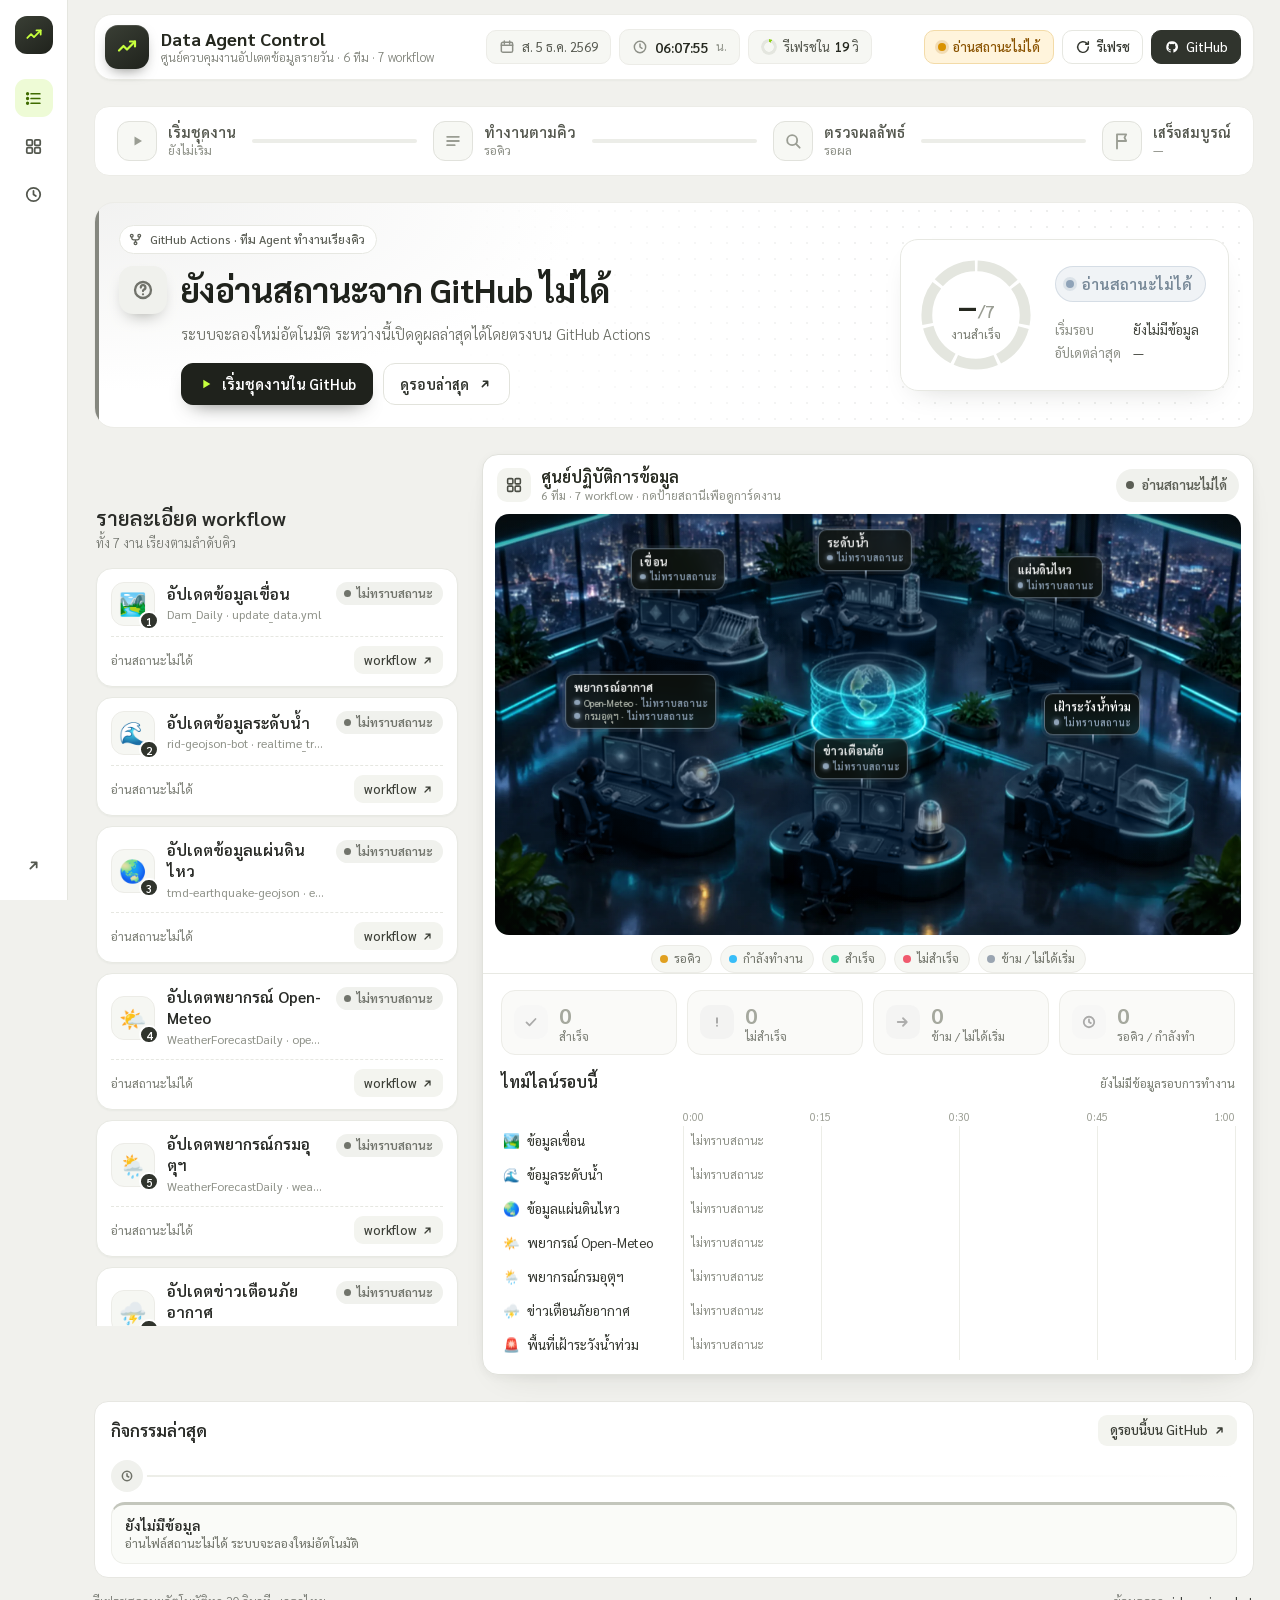
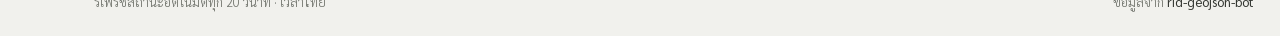
<file: agent-dashboard/index.html>
<!doctype html>
<html lang="th">
<head>
<meta charset="utf-8">
<meta name="viewport" content="width=device-width,initial-scale=1">
<meta name="theme-color" content="#082a6e">
<title>ศูนย์ควบคุม Agent · ข้อมูลรายวัน</title>
<link rel="preconnect" href="https://fonts.googleapis.com">
<link rel="preconnect" href="https://fonts.gstatic.com" crossorigin>
<link rel="stylesheet" href="https://fonts.googleapis.com/css2?family=Sarabun:wght@400;500;600;700&display=swap">
<style>
:root{
  color-scheme:light;
  --bg:#eef3fa; --panel:#ffffff; --line:#dbe5f1; --line-2:#b7cbe6;
  --text:#0b1f44; --muted:#5a6d8a;
  --navy:#061a44; --blue:#1668e3; --sky:#35b6ff;
  --cyan:#1668e3; --green:#0c9b6a; --amber:#b86e00; --red:#d92d4a; --slate:#6b7c93;
  --shadow:0 1px 2px #0d2c6a0d,0 10px 28px -12px #0d2c6a2e;
}
/* dark surfaces (hero + office scene) use the bright status colours */
.summary,.office{
  --text:#f2f7ff; --muted:#b3c7e6; --line:#1f3b58; --line-2:#2c5378;
  --cyan:#4fd8ff; --green:#3fe0a0; --amber:#ffc566; --red:#ff6b81; --slate:#8fa3b8;
}
*{box-sizing:border-box}
html{background:var(--bg)}
body{
  margin:0; min-height:100vh; color:var(--text);
  font-family:"Sarabun","Noto Sans Thai Looped","Leelawadee UI",Loma,Tahoma,"Segoe UI",sans-serif;
  background:radial-gradient(ellipse 70% 40% at 85% -5%,#cfe3ff 0,transparent 70%),radial-gradient(ellipse 50% 35% at 0% 0%,#dff3ff 0,transparent 70%),linear-gradient(180deg,#f6f9fd,#eaf0f8) no-repeat var(--bg);
}
body{font-size:15.5px;font-weight:400;line-height:1.55;-webkit-font-smoothing:antialiased;text-rendering:optimizeLegibility}
h1,h2,h3,strong,b{font-weight:500}
a{color:inherit;text-decoration:none}
:focus-visible{outline:2px solid var(--blue);outline-offset:2px}
.shell{max-width:1380px;margin:auto;padding:16px clamp(12px,3vw,36px) 32px}

/* ---------- top bar ---------- */
.top{display:flex;justify-content:space-between;align-items:center;gap:12px;margin-bottom:14px;padding:10px 14px;
  background:#ffffffc7;border:1px solid #ffffff;border-radius:18px;box-shadow:var(--shadow);
  backdrop-filter:blur(14px);-webkit-backdrop-filter:blur(14px)}
.brand{display:flex;align-items:center;gap:12px}
.mark{width:42px;height:42px;border-radius:13px;display:grid;place-items:center;font-size:20px;color:#fff;
  background:linear-gradient(145deg,#0b3a9a,#1e7bf2 55%,#3fd0ff);box-shadow:0 8px 18px -6px #1668e399}
.brand strong{font-size:17px;font-weight:600;letter-spacing:.05em;white-space:nowrap;color:var(--navy);line-height:1.2}
.brand small{display:block;color:var(--muted);font-size:13px;font-weight:300;margin-top:1px}
.actions{display:flex;align-items:center;gap:8px}
.pill,.btn{border:1px solid var(--line);background:#fff;color:var(--text);padding:9px 14px;border-radius:12px;font:inherit;font-size:14px;line-height:1.4}
.pill{border-radius:99px;display:inline-flex;align-items:center;gap:7px;white-space:nowrap;background:#f3f7fc}
.conn-dot{width:8px;height:8px;border-radius:50%;background:var(--slate)}
.pill.ok{background:#e8f8f1;border-color:#bfe8d6;color:#0a6b4a}
.pill.ok .conn-dot{background:var(--green);box-shadow:0 0 0 3px #0c9b6a2e}
.pill.bad{background:#fff6e5;border-color:#f3dba8;color:#8a5300}
.pill.bad .conn-dot{background:var(--amber);box-shadow:0 0 0 3px #b86e002e}
.btn{cursor:pointer;display:inline-flex;align-items:center;gap:6px;font-weight:400;transition:border-color .2s,background .2s,transform .2s,box-shadow .2s}
.btn:hover{border-color:var(--line-2);background:#f3f7fd}

/* ---------- process strip ---------- */
.process{margin-bottom:14px;padding:14px clamp(14px,3vw,34px) 12px;background:#ffffffd9;border:1px solid #fff;border-radius:18px;box-shadow:var(--shadow)}
.steps{display:flex;align-items:flex-start}
.step{flex:1;display:flex;flex-direction:column;align-items:center;gap:7px;position:relative;text-align:center;
  font-size:13.5px;font-weight:400;color:var(--muted)}
.step:not(:last-child):after{content:"";position:absolute;top:21px;left:calc(50% + 30px);right:calc(-50% + 30px);
  border-top:2px dotted #b9cbe6}
.step.done:not(:last-child):after{border-top-color:var(--blue)}
.step-icon{height:44px;width:44px;border:2px solid #c9d7ea;border-radius:50%;display:grid;place-items:center;flex:none;
  font-size:16px;background:#fff;color:#8a9bb5;transition:border-color .3s,background .3s,color .3s}
.step.done{color:var(--navy)}
.step.done .step-icon{border-color:var(--blue);color:var(--blue);background:#eaf2ff}
.step.active{color:var(--blue)}
.step.active .step-icon{border-color:var(--blue);background:var(--blue);color:#fff;box-shadow:0 0 0 5px #1668e326;animation:blink 1.4s infinite}
.step.bad{color:var(--red)}
.step.bad .step-icon{border-color:var(--red);color:var(--red);background:#fdecef}

/* ---------- hero ---------- */
.summary{position:relative;isolation:isolate;overflow:hidden;display:grid;grid-template-columns:minmax(0,1fr) auto;gap:20px 36px;align-items:center;
  margin-bottom:14px;padding:clamp(22px,3.4vw,40px) clamp(18px,3.6vw,44px);border-radius:22px;color:var(--text);
  background:linear-gradient(115deg,#051537 0%,#082a6e 42%,#0c49b8 78%,#1272ea 100%);
  box-shadow:0 26px 50px -22px #0a2f7acc}
.wave{position:absolute;z-index:-1;right:0;bottom:0;width:min(78%,900px);height:100%;pointer-events:none}
.eyebrow{color:#7fdcff;font-size:13px;letter-spacing:.08em;font-weight:400}
.summary h1{font-size:clamp(26px,3.5vw,44px);line-height:1.25;margin:6px 0 8px;font-weight:500;color:#fff}
.summary p{color:#cfdef6;font-size:16px;font-weight:300;line-height:1.6;margin:0;max-width:640px}
.hero-buttons{display:flex;gap:10px;margin-top:18px;flex-wrap:wrap}
.summary .btn{background:#ffffff14;border-color:#ffffff47;color:#fff;padding:10px 16px;backdrop-filter:blur(6px);-webkit-backdrop-filter:blur(6px)}
.summary .btn:hover{background:#ffffff26;border-color:#ffffff80}
.summary .btn.primary{background:linear-gradient(110deg,#7be7ff,#38b8ff);border-color:transparent;color:#04204f;font-weight:500;box-shadow:0 10px 24px -8px #38c6ffb3}
.summary .btn.primary:hover{transform:translateY(-1px);box-shadow:0 14px 28px -8px #38c6ffd9}
.meter{display:flex;align-items:center;gap:18px;padding:16px 20px;border-radius:18px;
  background:#04143a8c;border:1px solid #ffffff38;backdrop-filter:blur(10px);-webkit-backdrop-filter:blur(10px)}
.ring{width:116px;height:116px;border-radius:50%;display:grid;place-items:center;position:relative;flex:none}
.ring:before{content:"";position:absolute;inset:0;border-radius:50%;
  background:conic-gradient(var(--ring-color,var(--cyan)) var(--progress,0%),#ffffff24 0);
  -webkit-mask:radial-gradient(farthest-side,transparent calc(100% - 11px),#000 calc(100% - 10px));mask:radial-gradient(farthest-side,transparent calc(100% - 11px),#000 calc(100% - 10px));
  filter:drop-shadow(0 0 6px color-mix(in srgb,var(--ring-color,var(--cyan)) 45%,transparent))}
.ring div{position:relative;text-align:center}
.ring strong{display:block;font-size:30px;font-weight:500;line-height:1.1;color:#fff}
.ring span{font-size:12px;font-weight:300;color:var(--muted)}
.meter-copy strong{font-size:19px;color:#fff}
.meter-copy p{font-size:13.5px;margin:3px 0 0}
.notice{display:none;margin:0 0 14px;padding:10px 14px;border-radius:12px;font-size:13px;line-height:1.5;
  border:1px solid #f1d59a;background:#fff7e6;color:#7a4d00}
.notice.show{display:block}

/* ---------- scene ---------- */
.office{position:relative;border:1px solid #c5d6ec;border-radius:22px;overflow:hidden;background:#040b16;color:var(--text);
  box-shadow:0 0 0 6px #ffffffb3,0 26px 60px -18px #0d2c6a66}
.scene-scroll{overflow-x:auto;overscroll-behavior-x:contain;scrollbar-width:none}
.scene-scroll::-webkit-scrollbar{display:none}
.stage{position:relative;aspect-ratio:2720/1536;min-width:720px;container-type:inline-size;isolation:isolate;overflow:hidden}
.stage picture,.stage img{position:absolute;inset:0;width:100%;height:100%;display:block}
.stage img{object-fit:cover}
/* light layers: positioned without transforms so blend modes reach the artwork */
.h{position:absolute;pointer-events:none;border-radius:50%;
  left:calc(var(--x)*1% - 15%);top:calc(var(--y)*1% - 19%);width:30%;height:38%;transition:opacity .6s}
.h-dim{background:radial-gradient(closest-side,rgba(3,8,18,.62) 35%,transparent 100%);opacity:0}
.h-tint{background:var(--c,transparent);mix-blend-mode:color;opacity:0;
  -webkit-mask:radial-gradient(closest-side,#000 50%,transparent 100%);mask:radial-gradient(closest-side,#000 50%,transparent 100%)}
.h-glow{background:radial-gradient(closest-side,var(--c,transparent) 0,transparent 78%);mix-blend-mode:screen;opacity:0}
[data-state=queued]{--c:var(--amber)} [data-state=running]{--c:var(--cyan)} [data-state=success]{--c:var(--green)}
[data-state=failure]{--c:var(--red)} [data-state=skipped],[data-state=notstarted],[data-state=unknown]{--c:var(--slate)}
.h-dim[data-state=queued]{opacity:.75} .h-tint[data-state=queued]{opacity:.8} .h-glow[data-state=queued]{opacity:.06}
.h-tint[data-state=success]{opacity:.9} .h-glow[data-state=success]{opacity:.2}
.h-tint[data-state=failure]{opacity:.95} .h-glow[data-state=failure]{opacity:.28}
.h-dim[data-state=skipped],.h-dim[data-state=notstarted],.h-dim[data-state=unknown]{opacity:.9}
.h-tint[data-state=skipped],.h-tint[data-state=notstarted],.h-tint[data-state=unknown]{opacity:.9}
.h-glow[data-state=running]{opacity:.6;animation:breathe 1.6s ease-in-out infinite}
.core{--x:50;--y:43.6;width:26%;height:40%;left:37%;top:23.6%}
.core.h-glow{--c:var(--cyan)}
.run-active .core.h-glow{opacity:.3;animation:breathe 2.4s ease-in-out infinite}
.run-failed .core.h-tint{--c:var(--red);opacity:.55}
.links{position:absolute;inset:0;width:100%;height:100%;pointer-events:none;mix-blend-mode:screen}
.links line{stroke:var(--cyan);stroke-width:.22;stroke-linecap:round;stroke-dasharray:1.6 2.6;opacity:0;filter:drop-shadow(0 0 .6px var(--cyan))}
.links line.on{opacity:.95;animation:flow 1.1s linear infinite}
.vignette{position:absolute;inset:0;pointer-events:none;
  background:linear-gradient(180deg,rgba(4,11,22,.5) 0,transparent 16%,transparent 78%,rgba(4,11,22,.82) 100%)}

/* station labels (HTML, data-driven) */
.tag{position:absolute;left:calc(var(--lx)*1%);top:calc(var(--ly)*1%);transform:translate(-50%,-100%);
  display:block;padding:.55em .8em .6em;border-radius:.9em;white-space:nowrap;
  font-size:clamp(10.5px,1.02cqw,14px);line-height:1.3;
  background:rgba(6,16,30,.82);border:1px solid color-mix(in srgb,var(--c) 60%,transparent);
  box-shadow:0 6px 18px rgba(0,0,0,.45),0 0 14px color-mix(in srgb,var(--c) 22%,transparent);
  backdrop-filter:blur(6px);-webkit-backdrop-filter:blur(6px);transition:border-color .4s,box-shadow .4s}
.tag:after{content:"";position:absolute;left:50%;top:100%;width:1px;height:.9em;background:linear-gradient(var(--c),transparent)}
.tag:hover{background:rgba(10,26,46,.94)}
.tag b{display:block;font-weight:500;font-size:1.05em}
.tag .row{display:flex;align-items:center;gap:.45em;color:#c9d9ea;font-size:.88em;margin-top:.15em}
.tag .row i{width:.6em;height:.6em;border-radius:50%;background:var(--rc);box-shadow:0 0 .6em var(--rc);flex:none}
.tag .row em{font-style:normal;color:var(--rc);font-weight:500}
.tag[data-state=notstarted],.tag[data-state=skipped],.tag[data-state=unknown]{border-style:dashed}
.tag[data-state=running]{box-shadow:0 6px 18px rgba(0,0,0,.45),0 0 22px color-mix(in srgb,var(--c) 50%,transparent)}
.row[data-s=running] i{background:none;box-shadow:none;width:.85em;height:.85em;border:.16em solid color-mix(in srgb,var(--cyan) 25%,transparent);border-top-color:var(--cyan);animation:spin .8s linear infinite}
.row[data-s=running] em:after{content:"";display:inline-block;width:1.1em;text-align:left;animation:dots 1.4s steps(4,end) infinite}
/* --- activity effects: shown only for a station whose workflow is really running --- */
.fx{display:none;position:absolute;pointer-events:none}
.fx[data-state=running]{display:block}
.ripple{left:calc(var(--x)*1% - 13%);top:calc(var(--y)*1% - 9%);width:26%;height:26%;border-radius:50%;
  border:2px solid var(--cyan);box-shadow:0 0 14px var(--cyan),inset 0 0 14px color-mix(in srgb,var(--cyan) 50%,transparent);
  mix-blend-mode:screen;opacity:0;animation:ripple 2.4s cubic-bezier(.2,.6,.4,1) infinite}
.ripple.r2{animation-delay:.8s}.ripple.r3{animation-delay:1.6s}
.pkt{width:1.1cqw;height:1.1cqw;min-width:7px;min-height:7px;margin:-.55cqw 0 0 -.55cqw;border-radius:50%;background:#eaffff;
  box-shadow:0 0 .6cqw .25cqw var(--cyan),0 0 1.8cqw .6cqw color-mix(in srgb,var(--cyan) 55%,transparent);
  left:calc(var(--x)*1%);top:calc(var(--y)*1%);animation:travel 1.8s linear infinite}
.pkt.p2{animation-delay:.6s}.pkt.p3{animation-delay:1.2s}
.typing{left:calc(var(--ax)*1%);top:calc(var(--ay)*1%);transform:translate(-50%,-100%);gap:.35cqw;
  padding:.45cqw .6cqw;border-radius:1cqw;background:rgba(6,16,30,.88);border:1px solid color-mix(in srgb,var(--cyan) 70%,transparent);
  box-shadow:0 0 12px color-mix(in srgb,var(--cyan) 40%,transparent)}
.typing[data-state=running]{display:flex}
.typing i{width:.55cqw;height:.55cqw;min-width:4px;min-height:4px;border-radius:50%;background:var(--cyan);animation:bounce 1s ease-in-out infinite}
.typing i:nth-child(2){animation-delay:.15s}.typing i:nth-child(3){animation-delay:.3s}
.orbit{display:none;position:absolute;pointer-events:none;left:50%;top:43.6%;width:19%;aspect-ratio:1;transform:translate(-50%,-50%) scaleY(.42)}
.run-active .orbit{display:block}
.orbit:before,.orbit:after{content:"";position:absolute;inset:0;border-radius:50%;border:.35cqw solid transparent;border-top-color:#bff6ff;border-right-color:var(--cyan);
  filter:drop-shadow(0 0 .5cqw var(--cyan));animation:spin 2.6s linear infinite}
.orbit:after{inset:14%;border-top-color:transparent;border-right-color:transparent;border-bottom-color:#bff6ff;border-left-color:var(--cyan);animation-duration:1.9s;animation-direction:reverse}
.card[data-s=running] .avatar{animation:bob .9s ease-in-out infinite alternate;border-color:var(--cyan)}
[data-s=queued]{--rc:var(--amber)} [data-s=running]{--rc:var(--cyan)} [data-s=success]{--rc:var(--green)}
[data-s=failure]{--rc:var(--red)} [data-s=skipped],[data-s=notstarted],[data-s=unknown]{--rc:var(--slate)}
.scene-foot{position:absolute;left:0;right:0;bottom:0;display:flex;justify-content:space-between;align-items:center;gap:10px 18px;flex-wrap:wrap;
  padding:10px 16px 12px;font-size:13px;color:#b9cde2;pointer-events:none}
.scene-foot strong{color:var(--text);font-weight:500}
.legend{display:flex;gap:6px 14px;flex-wrap:wrap}
.legend span{display:inline-flex;align-items:center;gap:6px}
.legend i{width:8px;height:8px;border-radius:50%;background:var(--rc);box-shadow:0 0 8px var(--rc)}
.pan-hint{display:none}

/* ---------- cards ---------- */
.section-head{display:flex;align-items:end;justify-content:space-between;gap:14px;margin:30px 2px 12px}
.section-head h2{font-size:24px;margin:0;font-weight:500;line-height:1.3;color:var(--navy)}
.section-head p{font-size:14.5px;font-weight:300;color:var(--muted);margin:2px 0 0}
.grid{display:grid;grid-template-columns:repeat(auto-fill,minmax(290px,1fr));gap:14px}
.card{display:flex;flex-direction:column;border:1px solid color-mix(in srgb,var(--rc,var(--slate)) 18%,var(--line));border-radius:20px;padding:16px 18px 16px;
  position:relative;overflow:hidden;isolation:isolate;scroll-margin-top:16px;
  background:linear-gradient(180deg,color-mix(in srgb,var(--rc,var(--slate)) 8%,#fff) 0,#fff 52%);
  box-shadow:var(--shadow);transition:border-color .25s,box-shadow .25s,transform .25s}
.card:before{content:"";position:absolute;z-index:-1;right:-46px;top:-56px;width:180px;height:180px;border-radius:50%;
  background:radial-gradient(closest-side,color-mix(in srgb,var(--rc,var(--slate)) 24%,transparent),transparent)}
.card:hover{transform:translateY(-3px);border-color:color-mix(in srgb,var(--rc,var(--slate)) 40%,var(--line));
  box-shadow:0 2px 4px #0d2c6a0f,0 22px 38px -16px color-mix(in srgb,var(--rc,var(--slate)) 38%,#0d2c6a40)}
.card:target{box-shadow:0 0 0 2px var(--blue),var(--shadow)}
.card[data-s=running]{border-color:color-mix(in srgb,var(--cyan) 50%,transparent);box-shadow:0 0 0 4px #1668e31a,var(--shadow)}
.card[data-s=running]:after{content:"";position:absolute;left:0;bottom:0;height:3px;width:40%;border-radius:3px;
  background:linear-gradient(90deg,transparent,var(--blue),var(--sky));animation:sweep 1.8s ease-in-out infinite}
.card-top{display:flex;justify-content:space-between;align-items:center;gap:10px;margin-bottom:14px}
.num{font-size:13px;font-weight:500;letter-spacing:.06em;line-height:1.4;color:var(--muted);padding:4px 10px;border-radius:99px;background:#ffffffcc;border:1px solid var(--line)}
.identity{display:flex;gap:13px;align-items:center;min-width:0}
.avatar{height:50px;width:50px;border-radius:15px;background:#fff;border:1px solid color-mix(in srgb,var(--rc,var(--slate)) 22%,#fff);
  box-shadow:0 8px 16px -8px color-mix(in srgb,var(--rc,var(--slate)) 55%,transparent);display:grid;place-items:center;font-size:24px;flex:none}
.identity h3{font-size:17px;margin:0 0 3px;font-weight:500;line-height:1.35;color:var(--navy)}
.repo{display:block;font-size:11.5px;color:var(--muted);word-break:break-word;font-family:ui-monospace,SFMono-Regular,Menlo,Consolas,monospace}
.badge{display:inline-flex;align-items:center;gap:6px;font-size:13px;font-weight:400;line-height:1.4;padding:3px 11px 3px 9px;border-radius:99px;white-space:nowrap;color:var(--rc);
  background:color-mix(in srgb,var(--rc) 11%,#fff);border:1px solid color-mix(in srgb,var(--rc) 26%,transparent)}
.badge i{width:7px;height:7px;border-radius:50%;background:var(--rc);box-shadow:0 0 0 3px color-mix(in srgb,var(--rc) 20%,transparent)}
.card[data-s=running] .badge i{animation:blink 1.2s infinite}
.detail{margin:14px 0 0;padding:9px 12px;border-radius:12px;font-size:14px;line-height:1.5;color:#3a4d6b;background:#f4f7fc;min-height:1.5em}
.card[data-s=failure] .detail{color:#b3203b;background:#fdeef1}
.card[data-s=running] .detail{color:#0f4fb5;background:#eaf2ff}
.foot{display:flex;justify-content:space-between;align-items:center;gap:8px;margin-top:auto;padding-top:14px;color:var(--muted);font-size:13px;font-weight:300}
.foot a{color:var(--blue);font-weight:400;font-size:13.5px;padding:6px 13px;border-radius:99px;background:#eaf2ff;white-space:nowrap;margin-left:auto;transition:background .2s,color .2s}
.foot a:hover{background:var(--blue);color:#fff}

/* ---------- activity ---------- */
.panel{margin-top:14px;border:1px solid var(--line);border-radius:20px;padding:18px 20px;background:var(--panel);box-shadow:var(--shadow)}
.panel h2{font-size:19px;margin:0 0 12px;font-weight:500;color:var(--navy)}
.activity{display:grid;grid-template-columns:repeat(auto-fit,minmax(230px,1fr));gap:10px}
.event{display:flex;align-items:center;gap:11px;padding:10px 12px;border-radius:14px;background:#f5f8fc;border:1px solid #e8eef6;color:var(--muted);font-size:13.5px;line-height:1.5}
.event strong{color:var(--text);font-weight:500;font-size:14.5px}
.event-icon{background:color-mix(in srgb,var(--rc,var(--slate)) 14%,#fff);border-radius:10px;width:32px;height:32px;display:grid;place-items:center;flex:none;color:var(--rc,var(--muted));font-weight:700}
.footer{display:flex;justify-content:space-between;gap:12px;margin-top:20px;color:var(--muted);font-size:13px;font-weight:300}
.footer a{color:var(--blue);font-weight:400}
.toast{position:fixed;bottom:20px;left:50%;transform:translate(-50%,20px);opacity:0;pointer-events:none;background:var(--navy);color:#fff;padding:10px 16px;border-radius:12px;transition:.2s;font-size:13px;box-shadow:0 14px 30px -10px #061a4499}
.toast.show{opacity:1;transform:translate(-50%,0)}

@keyframes breathe{50%{opacity:.12}}
@keyframes spin{to{transform:rotate(360deg)}}
@keyframes dots{0%{content:""}25%{content:"."}50%{content:".."}75%{content:"..."}}
@keyframes ripple{0%{transform:scale(.35,.2);opacity:.95}100%{transform:scale(1.25,.72);opacity:0}}
@keyframes travel{0%{left:calc(var(--x)*1%);top:calc(var(--y)*1%);opacity:0}12%{opacity:1}88%{opacity:1}100%{left:50%;top:43.6%;opacity:0}}
@keyframes bounce{0%,60%,100%{transform:translateY(0);opacity:.55}30%{transform:translateY(-.5cqw);opacity:1}}
@keyframes bob{to{transform:translateY(-3px) rotate(3deg)}}
@keyframes blink{50%{opacity:.4}}
@keyframes flow{to{stroke-dashoffset:-4.2}}
@keyframes sweep{0%{left:-40%}100%{left:100%}}

@media(max-width:900px){
  .summary{grid-template-columns:1fr}
  .meter{justify-self:start}
}
@media(max-width:720px){
  .pan-hint{display:inline}
  .scene-foot{position:static;padding:9px 12px 11px;background:#06101e;border-top:1px solid var(--line)}
  .vignette{background:linear-gradient(180deg,rgba(4,11,22,.4) 0,transparent 14%)}
  .office{border-radius:16px;box-shadow:0 0 0 4px #ffffffb3,0 20px 44px -18px #0d2c6a66}
}
@media(max-width:560px){
  .shell{padding:10px 11px 24px}
  .top{padding:8px 10px;border-radius:15px}
  .brand strong{font-size:13.5px;letter-spacing:.03em}.brand small{display:none}
  .pill,.btn{padding:8px 11px;font-size:13px}
  .mark{width:38px;height:38px}
  .desktop{display:none}
  .process{padding:12px 6px 10px}
  .step{font-size:12px}
  .step-icon{width:38px;height:38px;font-size:14px}
  .step:not(:last-child):after{top:18px;left:calc(50% + 24px);right:calc(-50% + 24px)}
  .summary{border-radius:18px}
  .meter{width:100%;padding:14px}
  .ring{width:92px;height:92px}.ring strong{font-size:22px}
  .section-head{margin-top:24px}
  .grid{grid-template-columns:1fr;gap:10px}
  .footer{flex-direction:column}
}
@media(prefers-reduced-motion:reduce){
  *,*:before,*:after{animation:none!important;transition-duration:.01ms!important;scroll-behavior:auto!important}
}
/* a stale "running" snapshot must not look alive */
.stale *,.stale *:before,.stale *:after{animation:none!important}

/* ---------- calm logistics dashboard theme ---------- */
:root{--bg:#f1f1ed;--panel:#fff;--line:#e7e7e2;--line-2:#c8c9c1;--text:#262923;--muted:#73766f;--navy:#272a25;--blue:#333631;--sky:#b5fa24;--cyan:#b5fa24;--green:#72c900;--amber:#d99200;--red:#d84c4c;--slate:#85877f;--shadow:0 2px 10px #2428200c,0 14px 34px -22px #24282030}
body{background:#f1f1ed;color:#292b27}
.app-rail{position:fixed;z-index:20;left:0;top:0;bottom:0;width:68px;background:#fff;border-right:1px solid #e5e6e0;display:flex;align-items:center;flex-direction:column;padding:16px 10px;gap:25px}
.app-rail nav{display:flex;flex-direction:column;align-items:center;gap:10px}
.rail-mark,.rail-link{display:grid;place-items:center;color:#53574e}
.rail-mark{height:38px;width:38px;border-radius:50%;background:#f0f1ed;border:1px solid #e3e4de;font-size:20px}
.rail-link{height:38px;width:38px;border-radius:11px;font-size:19px;transition:background .2s,color .2s}
.rail-link:hover,.rail-link.active{background:#f0f1ed;color:#252820}
.rail-bottom{margin-top:auto}
.shell{max-width:1540px;width:calc(100% - 68px);margin:0 0 0 68px;padding:14px clamp(14px,2vw,28px) 24px;display:grid;grid-template-columns:minmax(300px,370px) minmax(0,1fr);gap:12px 18px}
.top,.process,.summary,.notice,.panel,.footer{grid-column:1/-1}
.top{padding:7px 4px 12px;background:transparent;border:0;border-bottom:1px solid #dedfd8;border-radius:0;box-shadow:none;backdrop-filter:none}
.mark{background:#30342d;color:#d7ff74;border-radius:50%;box-shadow:none}
.brand strong{color:#292b27;letter-spacing:.025em}
.pill,.btn{border-color:#e6e7e1;color:#353831;background:#fff;border-radius:10px}
.pill{border-radius:99px;background:#fff}
.process{padding:10px 20px;background:#fff;border:1px solid #ecece7;border-radius:15px;box-shadow:none}
.step-icon{border-color:#dedfd8;color:#8b8e85}
.step.done .step-icon{border-color:#30342d;color:#30342d;background:#f1f2ee}
.step.done:not(:last-child):after{border-top-color:#8bcf12}
.step.active{color:#40443a}
.step.active .step-icon{border-color:#b5fa24;background:#b5fa24;color:#272a25;box-shadow:0 0 0 4px #b5fa2430}
.summary{grid-template-columns:minmax(0,1fr) auto;padding:16px 20px;border-radius:16px;color:#292b27;background:#fff;border:1px solid #ecece7;box-shadow:none}
.summary .wave{display:none}
.eyebrow{color:#777b70;font-size:11px;letter-spacing:.06em}
.summary h1{font-size:clamp(23px,2.5vw,32px);color:#292b27;margin:3px 0 4px}
.summary p{color:#777b70;font-size:14px}
.summary .btn{background:#fff;border-color:#dedfd8;color:#363932}
.summary .btn.primary{background:#b5fa24;border-color:#b5fa24;color:#252820;box-shadow:none}
.summary .btn.primary:hover{background:#a7e91d}
.meter{background:#f5f6f2;border:1px solid #ecece7;backdrop-filter:none;padding:10px 14px;border-radius:14px}
.ring:before{background:conic-gradient(var(--ring-color,#9ada22) var(--progress,0%),#e4e6df 0);filter:none}
.ring strong{color:#292b27}.ring span,.meter-copy p{color:#777b70}.meter-copy strong{font-size:16px;color:#292b27}
.notice.show{background:#fff8e9}
.office{grid-column:2;grid-row:4 / span 2;align-self:stretch;min-height:510px;height:100%;border:1px solid #e1e2dc;border-radius:16px;background:#e8e9e3;color:#292b27;box-shadow:var(--shadow)}
.stage{aspect-ratio:auto;height:calc(100% - 48px);min-height:462px;min-width:0}
.stage img{filter:grayscale(.92) brightness(1.3) contrast(.8)}
.vignette{background:linear-gradient(180deg,#f5f5f0b5 0,transparent 18%,transparent 76%,#f0f1ebeb 100%)}
.tag{background:#ffffffed;border:1px solid color-mix(in srgb,var(--c) 45%,#e6e7df);box-shadow:0 3px 12px #25282020;color:#292b27;backdrop-filter:blur(8px)}
.tag .row{color:#777b70}.tag .row em{color:#3a3d35}.tag:after{background:linear-gradient(var(--c),transparent)}
.tag:hover{background:#fff}
.h-tint[data-state=success]{opacity:.28}.h-glow[data-state=success]{opacity:.12}
.h-tint[data-state=failure]{opacity:.34}.h-glow[data-state=failure]{opacity:.12}
.h-glow[data-state=running]{opacity:.2}
.links{mix-blend-mode:multiply;opacity:.55}.links line{stroke:#6e8b39;filter:none}
.scene-foot{background:#fff;color:#777b70;border-top:1px solid #e8e9e3;padding:8px 14px}
.scene-foot strong{color:#34372f}.legend{gap:5px 11px}.legend i{box-shadow:none}
.section-head{grid-column:1;grid-row:4;margin:2px 2px 0}
.section-head h2{font-size:20px;color:#292b27}
.section-head p{font-size:13px}
.grid{grid-column:1;grid-row:5;display:flex;flex-direction:column;gap:8px;max-height:760px;overflow-y:auto;padding:1px 4px 4px 1px;scrollbar-color:#d5d7cf transparent}
.card{min-height:0;padding:12px 13px;border-radius:13px;box-shadow:none;border-color:#e9eae5;background:#fff}
.card:before{display:none}.card:hover{transform:none;box-shadow:0 5px 18px #25282014;border-color:#cfd1c7}
.card-top{margin-bottom:8px}.identity{gap:10px}.avatar{height:38px;width:38px;border-radius:11px;font-size:20px;box-shadow:none}
.identity h3{font-size:15px;color:#292b27}.repo{font-size:10.5px}
.num{font-size:11px;background:#f6f7f3;border-color:#ecece7;padding:2px 8px}
.badge{font-size:11px;padding:2px 9px;border:0;background:#f0f1ed;color:#55584f}
.card[data-s=success] .badge{background:#b5fa24;color:#26311a}
.card[data-s=running] .badge{background:#effbd7;color:#526f17}
.card[data-s=failure] .badge{background:#ffeded;color:#ae2c2c}
.card[data-s=skipped] .badge,.card[data-s=notstarted] .badge,.card[data-s=unknown] .badge{background:#f0f1ed;color:#71746c}
.badge i{display:none}
.detail{margin:8px 0 0;padding:0;background:transparent;color:#777b70;font-size:12px;min-height:0}
.card[data-s=failure] .detail,.card[data-s=running] .detail{background:transparent}
.foot{padding-top:7px;font-size:11px}.foot a{padding:4px 9px;font-size:11px;background:#f1f2ed;color:#3b3e36}
.foot a:hover{background:#30342d;color:#fff}
.panel{padding:13px 16px;border-radius:14px;box-shadow:none}
.panel h2{font-size:17px;color:#292b27}
.event{background:#f7f8f5;border-color:#eeefea;border-radius:11px}
.event strong{color:#292b27}.event-icon{border-radius:50%;box-shadow:none}
.footer{margin-top:2px}
.toast{background:#30342d}
@media(max-width:1000px){
 .shell{display:flex;flex-direction:column;gap:12px}
 .app-rail{width:56px}.shell{width:calc(100% - 56px);margin-left:56px}
 .office,.section-head,.grid{grid-column:auto;grid-row:auto}
 .office{height:auto;min-height:0}.stage{aspect-ratio:2720/1536;height:auto;min-height:0;min-width:720px}
 .grid{max-height:none}
}
@media(max-width:600px){
 .app-rail{width:48px;padding:12px 5px}.rail-mark,.rail-link{width:36px;height:36px}
 .shell{width:calc(100% - 48px);margin-left:48px;padding:9px 9px 18px}
 .top{padding:6px 0 10px}.brand strong{font-size:12px}.brand small{display:none}
 .summary{padding:14px;gap:12px}.summary h1{font-size:22px}.meter{width:auto}.ring{width:74px;height:74px}
 .scene-foot{position:static}.office{border-radius:13px}
}


/* Keep queue cards at their natural content height inside the scroll area. */
.grid>.card{flex:0 0 auto;min-height:124px}
.card .detail{flex:none}
.card .foot{flex:none}
@media(max-width:1000px){.grid>.card{min-height:124px}}


/* Compact activity into a responsive timeline grid. */
.activity{grid-template-columns:repeat(4,minmax(0,1fr));align-items:stretch}
.event{min-width:0;align-items:flex-start;padding:10px}
.event>span:last-child{min-width:0}
@media(max-width:1050px){.activity{grid-template-columns:repeat(2,minmax(0,1fr))}}
@media(max-width:600px){.activity{grid-template-columns:1fr}}





/* Clear Thai typography inspired by the supplied reference. */
body{font-family:"Sarabun","Noto Sans Thai Looped","Leelawadee UI",Tahoma,sans-serif;font-size:15px;line-height:1.6;letter-spacing:0}
h1,h2,h3,strong,b{font-weight:600}
.summary h1{font-weight:700;letter-spacing:-.015em;line-height:1.3}
.section-head h2,.panel h2{font-weight:600}
.identity h3{font-weight:600}
.brand strong{font-weight:600;letter-spacing:.025em}
.eyebrow,.repo,.num{letter-spacing:0}
.repo{font-family:"Sarabun","Noto Sans Thai Looped",sans-serif;font-size:12px}
.detail,.foot,.event,.summary p{line-height:1.65}
.badge,.pill,.btn,.step{font-weight:500}


/* Keep the office scene crisp; remove the white fade that washed out its lower edge. */
.stage img{filter:grayscale(.92) brightness(1.08) contrast(.96)}
.vignette{background:linear-gradient(180deg,rgba(245,245,240,.22) 0,transparent 18%)}
.office{background:#fff}

/* Office panel: keep the artwork at its true ratio (labels stay on their desks) and fill the
   height the queue column gives it with a timeline of the current run. */
.office{display:flex;flex-direction:column}
.office .scene-scroll{flex:none}
.office .stage{aspect-ratio:2720/1536;height:auto;min-height:0}
.office .scene-foot{position:static;order:3}
.timeline{flex:1;display:flex;flex-direction:column;gap:12px;padding:14px 16px 12px;border-top:1px solid #e8e9e3;min-height:0}
.tl-stats{display:grid;grid-template-columns:repeat(4,minmax(0,1fr));gap:8px}
.tl-stat{padding:9px 12px;border-radius:12px;background:#f6f7f3;border:1px solid #ecece7;min-width:0}
.tl-stat span{display:block;font-size:12px;color:#777b70;white-space:nowrap;overflow:hidden;text-overflow:ellipsis}
.tl-stat strong{display:block;font-size:20px;line-height:1.3;color:#292b27}
.tl-stat[data-s] strong{color:color-mix(in srgb,var(--rc) 75%,#292b27)}
.tl-head{display:flex;justify-content:space-between;align-items:baseline;gap:10px}
.tl-head h3{margin:0;font-size:15px;color:#292b27}
.tl-head span{font-size:12px;color:#777b70}
.tl-rows{display:flex;flex-direction:column;justify-content:space-around;gap:7px;flex:1}
.tl-row{display:grid;grid-template-columns:minmax(120px,190px) minmax(0,1fr) 78px;align-items:center;gap:12px;font-size:13px;color:#53574e}
.tl-row a{display:flex;align-items:center;gap:7px;min-width:0;color:#353831}
.tl-row a span{white-space:nowrap;overflow:hidden;text-overflow:ellipsis}
.tl-row a:hover span{text-decoration:underline}
.tl-track{position:relative;height:12px;border-radius:99px;background:repeating-linear-gradient(90deg,#f1f2ed 0 calc(25% - 1px),#e4e5df calc(25% - 1px) 25%)}
.tl-bar{position:absolute;top:0;bottom:0;min-width:6px;border-radius:99px;background:var(--rc)}
.tl-row[data-s=running] .tl-bar{background:linear-gradient(90deg,#8bcf12,#b5fa24,#8bcf12);background-size:200% 100%;animation:tlflow 1.4s linear infinite}
.tl-row[data-s=skipped] .tl-track,.tl-row[data-s=notstarted] .tl-track{background:repeating-linear-gradient(135deg,#f1f2ed 0 6px,#e7e8e2 6px 12px)}
.tl-time{text-align:right;font-size:12px;color:#777b70;white-space:nowrap;font-variant-numeric:tabular-nums}
.tl-row[data-s=failure] .tl-time{color:#ae2c2c}
@keyframes tlflow{to{background-position:-200% 0}}
/* ---------- progress meter ---------- */
.meter{gap:20px;padding:16px 22px 16px 16px;background:linear-gradient(180deg,#fafbf8,#f3f4ef);border:1px solid #e7e8e2;border-radius:18px;min-width:min(100%,400px)}
.gauge{position:relative;width:118px;height:118px;flex:none}
.gauge svg{width:100%;height:100%;display:block}
.gauge circle{fill:none;stroke-width:11;stroke-linecap:butt}
.gauge .seg{stroke:#e4e6df;transition:stroke .4s}
.gauge .seg[data-s=success]{stroke:#72c900}
.gauge .seg[data-s=failure]{stroke:#e0585b}
.gauge .seg[data-s=running]{stroke:#b5fa24;animation:blink 1.2s infinite}
.gauge .seg[data-s=skipped],.gauge .seg[data-s=notstarted]{stroke:#c3c6bc}
.gauge .seg[data-s=queued]{stroke:#e4e6df}
.gauge-mid{position:absolute;inset:0;display:grid;place-content:center;text-align:center}
.gauge-mid strong{font-size:34px;font-weight:700;line-height:1;color:#25281f;font-variant-numeric:tabular-nums}
.gauge-mid small{font-size:17px;font-weight:500;color:#9a9d93;margin-left:1px}
.gauge-mid>span{font-size:12px;color:#777b70;margin-top:4px}
.meter-copy{display:flex;flex-direction:column;align-items:flex-start;gap:9px;min-width:0}
.state-pill{display:inline-flex;align-items:center;gap:8px;padding:5px 13px 5px 10px;border-radius:99px;font-size:15px;
  background:color-mix(in srgb,var(--rc,#85877f) 13%,#fff);color:color-mix(in srgb,var(--rc,#85877f) 80%,#1d1f1a);border:1px solid color-mix(in srgb,var(--rc,#85877f) 28%,transparent)}
.state-pill b{font-weight:600}
.state-pill i{width:8px;height:8px;border-radius:50%;background:var(--rc,#85877f);box-shadow:0 0 0 3px color-mix(in srgb,var(--rc,#85877f) 22%,transparent)}
.state-pill[data-s=running] i{animation:blink 1.2s infinite}
.state-pill[data-s=success]{--rc:#5aa300}.state-pill[data-s=running]{--rc:#5f8f00}.state-pill[data-s=running] i{background:#8bd400}.state-pill[data-s=failure]{--rc:#d84c4c}
.chips{display:flex;flex-wrap:wrap;gap:6px}
.chip{display:inline-flex;align-items:center;gap:5px;padding:2px 9px;border-radius:8px;font-size:12.5px;background:#fff;border:1px solid #e7e8e2;color:#55584f;white-space:nowrap}
.chip i{width:7px;height:7px;border-radius:2px;background:var(--cc)}
.chip b{font-weight:600;color:#292b27}
.times{display:grid;grid-template-columns:auto 1fr;gap:2px 0;margin:0;font-size:13px}
.times div{display:contents}
.times dt{color:#8d9087;padding-right:12px}
.times dd{margin:0;color:#40433b;font-variant-numeric:tabular-nums}
@media(max-width:600px){
  .meter{display:grid;grid-template-columns:auto minmax(0,1fr);align-items:center;gap:8px 14px}
  .meter-copy{display:contents}.gauge{grid-row:1/3}
  .state-pill{align-self:end;justify-self:start;font-size:14px}.chips{align-self:start}
  .times{grid-column:1/-1;margin-top:4px;padding-top:8px;border-top:1px solid #e7e8e2}
}
@media(max-width:600px){.meter{min-width:0;padding:12px}.gauge{width:92px;height:92px}.gauge-mid strong{font-size:26px}.gauge-mid small{font-size:14px}}
/* ---------- process strip ---------- */
.process{padding:14px 22px}
.steps{display:flex;align-items:center;gap:0}
.steps .step{flex:none;display:flex;flex-direction:row;align-items:center;gap:11px;text-align:left;color:#8b8e85;font-weight:400}
.steps .step:after{display:none!important}
.steps .step-icon{width:40px;height:40px;border-radius:12px;border:1.5px solid #e1e2dc;background:#f7f8f4;color:#9a9d93;box-shadow:none;animation:none}
.step-icon svg{width:20px;height:20px;fill:none;stroke:currentColor;stroke-width:2.2;stroke-linecap:round;stroke-linejoin:round}
.step-text{display:flex;flex-direction:column;line-height:1.3;min-width:0}
.step-text b{font-size:14.5px;font-weight:600;color:#55584f}
.step-text small{font-size:12.5px;color:#8d9087;white-space:nowrap}
.steps .step.done .step-icon{background:#30342d;border-color:#30342d;color:#d7ff74}
.steps .step.done b{color:#292b27}
.steps .step.active .step-icon{background:#b5fa24;border-color:#b5fa24;color:#272a25;box-shadow:0 0 0 0 #b5fa2466;animation:steppulse 1.6s ease-out infinite}
.steps .step.active b{color:#292b27}.steps .step.active small{color:#5f8f00}
.steps .step.bad .step-icon{background:#fdecec;border-color:#f3c4c4;color:#d84c4c}
.steps .step.bad b{color:#292b27}.steps .step.bad small{color:#c24141}
.step-link{flex:1;height:4px;margin:0 16px;border-radius:99px;background:#ecede8;position:relative;overflow:hidden;min-width:24px}
.step-link.on{background:#8bcf12}
.step-link.bad{background:linear-gradient(90deg,#8bcf12,#e98a8a)}
.step-link.live{background:linear-gradient(90deg,#8bcf12 0,#8bcf12 40%,#ecede8 40%)}
.step-link.live:after{content:"";position:absolute;top:0;bottom:0;width:30%;left:-30%;background:linear-gradient(90deg,transparent,#b5fa24,transparent);animation:linkflow 1.4s linear infinite}
@keyframes steppulse{0%{box-shadow:0 0 0 0 #b5fa2499}100%{box-shadow:0 0 0 10px #b5fa2400}}
@keyframes linkflow{to{left:100%}}
@media(max-width:900px){
  .steps{display:grid;grid-template-columns:1fr 1fr;gap:12px 14px}
  .step-link{display:none}
  .process{padding:12px 14px}
}
@media(max-width:600px){
  .steps{gap:12px 10px}
  .steps .step{gap:9px;align-items:flex-start}
  .steps .step-icon{width:34px;height:34px;border-radius:10px}
  .step-icon svg{width:17px;height:17px}
  .step-text b{font-size:13.5px}
  .step-text small{font-size:11.5px;white-space:normal}
}
/* ---------- workflow queue cards ---------- */
.grid{gap:10px;padding:2px 6px 6px 2px}
.grid>.card.qcard{min-height:0}
.qcard{display:flex;flex-direction:column;gap:10px;padding:13px 14px 12px;border-radius:16px;background:#fff;border:1px solid #e8e9e3;
  box-shadow:0 1px 2px #2528200a;transition:border-color .2s,box-shadow .2s,transform .2s}
.qcard:hover{transform:translateY(-1px);border-color:#d3d5cc;box-shadow:0 8px 22px -10px #25282033}
.qcard:after{display:none}
.qcard[data-s=running]{border-color:#c9ef7a;background:linear-gradient(180deg,#fbfff2,#fff 60%);box-shadow:0 0 0 3px #b5fa2433}
.qcard[data-s=failure]{border-color:#f2caca;background:linear-gradient(180deg,#fff7f7,#fff 60%)}
.qcard[data-s=skipped],.qcard[data-s=notstarted]{background:#fbfbf9}
.qcard[data-s=skipped] .q-name h3,.qcard[data-s=notstarted] .q-name h3{color:#6a6d64}
.q-main{display:grid;grid-template-columns:auto minmax(0,1fr) auto;align-items:center;gap:12px}
.q-icon{position:relative;width:44px;height:44px;border-radius:13px;display:grid;place-items:center;font-size:22px;
  background:#f6f7f3;border:1px solid #ecece7}
.q-icon em{position:absolute;right:-5px;bottom:-5px;min-width:19px;height:19px;padding:0 5px;border-radius:99px;font-style:normal;
  font-size:11px;font-weight:600;line-height:17px;text-align:center;background:#30342d;color:#fff;border:2px solid #fff}
.qcard[data-s=success] .q-icon em{background:#72c900}
.qcard[data-s=running] .q-icon{background:#f3fdd9;border-color:#d9f59a}
.qcard[data-s=running] .q-icon em{background:#b5fa24;color:#272a25}
.qcard[data-s=failure] .q-icon{background:#fff0f0;border-color:#f6d3d3}
.qcard[data-s=failure] .q-icon em{background:#d84c4c}
.qcard[data-s=skipped] .q-icon em,.qcard[data-s=notstarted] .q-icon em,.qcard[data-s=queued] .q-icon em{background:#b7bab0}
.q-name{min-width:0}
.q-name h3{margin:0;font-size:15.5px;font-weight:600;line-height:1.35;color:#292b27}
.q-name .repo{display:block;margin-top:1px;font-size:12px;color:#8d9087;white-space:nowrap;overflow:hidden;text-overflow:ellipsis}
.qcard .badge{align-self:start;display:inline-flex;align-items:center;gap:6px;font-size:12px;font-weight:600;padding:3px 10px 3px 8px;border-radius:99px;border:0}
.qcard .badge i{display:block;width:7px;height:7px;border-radius:50%;background:currentColor;box-shadow:none}
.qcard[data-s=success] .badge{background:#eefbd6;color:#4b7f00}
.qcard[data-s=running] .badge{background:#b5fa24;color:#2a3510}
.qcard[data-s=running] .badge i{animation:blink 1.2s infinite}
.qcard[data-s=failure] .badge{background:#ffe9e9;color:#b83434}
.qcard[data-s=queued] .badge{background:#fff4dc;color:#9a6700}
.qcard[data-s=skipped] .badge,.qcard[data-s=notstarted] .badge,.qcard[data-s=unknown] .badge{background:#f0f1ed;color:#71746c}
.q-note{margin:0;padding:7px 10px;border-radius:10px;font-size:13px;line-height:1.5;background:#fdeeee;color:#a83232}
.qcard[data-s=running] .q-note{background:#f3fbe2;color:#4f6e10}
.q-meta{display:flex;align-items:center;justify-content:space-between;gap:10px;padding-top:9px;border-top:1px dashed #e6e7e1;font-size:12.5px;color:#7a7d74}
.q-meta>span{display:inline-flex;align-items:center;gap:6px;min-width:0}
.q-meta svg{width:15px;height:15px;flex:none;fill:none;stroke:currentColor;stroke-width:2;stroke-linecap:round;stroke-linejoin:round}
.q-meta a{display:inline-flex;align-items:center;gap:3px;flex:none;padding:4px 8px 4px 10px;border-radius:9px;color:#3b3e36;font-weight:500;background:#f3f4ef;transition:background .2s,color .2s}
.q-meta a:hover{background:#30342d;color:#fff}
.qcard[data-s=running] .q-meta{position:relative}
.qcard[data-s=running] .q-meta:before{content:"";position:absolute;left:0;top:-1px;height:2px;width:35%;border-radius:2px;background:linear-gradient(90deg,transparent,#8bcf12,transparent);animation:qscan 1.8s ease-in-out infinite}
@keyframes qscan{0%{left:0}50%{left:65%}100%{left:0}}
@media(max-width:600px){
  .q-main{grid-template-columns:auto minmax(0,1fr);row-gap:6px}
  .q-icon{grid-row:1/3;align-self:start}
  .qcard .badge{grid-column:2;justify-self:start}
}
/* ---------- run timeline (refined) ---------- */
.timeline{gap:14px;padding:16px 18px 14px}
.tl-stats{gap:10px}
.tl-stat{display:flex;align-items:center;gap:11px;padding:10px 12px;border-radius:14px;background:#fff;border:1px solid #ecece7}
.tl-stat .tl-si{width:34px;height:34px;flex:none;border-radius:10px;display:grid;place-items:center;background:var(--sb);color:var(--sc)}
.tl-si svg{width:18px;height:18px;fill:none;stroke:currentColor;stroke-width:2.4;stroke-linecap:round;stroke-linejoin:round}
.tl-stat .tl-sv{display:flex;flex-direction:column;font-size:inherit;color:inherit;min-width:0;line-height:1.2}
.tl-sv strong{font-size:22px;font-weight:700;color:#25281f;font-variant-numeric:tabular-nums}
.tl-sv small{font-size:12px;color:#7a7d74;white-space:nowrap;overflow:hidden;text-overflow:ellipsis}
.tl-stat[data-k=success]{--sb:#eefbd6;--sc:#4b7f00}
.tl-stat[data-k=failure]{--sb:#ffe9e9;--sc:#c43c3c}
.tl-stat[data-k=skipped]{--sb:#f0f1ed;--sc:#6f7268}
.tl-stat[data-k=queued]{--sb:#fff4dc;--sc:#9a6700}
.tl-stat[data-zero]{background:#fafaf8}.tl-stat[data-zero] .tl-si{filter:grayscale(1);opacity:.55}.tl-stat[data-zero] strong{color:#a5a89e}
.tl-head h3{font-size:16px}
.tl-body{position:relative;flex:1;display:flex;flex-direction:column;--nw:168px;--gp:14px}
.tl-grid{position:absolute;top:0;bottom:0;left:calc(var(--nw) + var(--gp));right:0;pointer-events:none}
.tl-grid i{position:absolute;top:18px;bottom:0;width:1px;background:#ecede7}
.tl-axis{position:relative;height:18px;margin-left:calc(var(--nw) + var(--gp));font-size:11px;color:#9a9d93;font-variant-numeric:tabular-nums}
.tl-axis span{position:absolute;top:0;transform:translateX(-50%)}
.tl-axis span:first-child{transform:none}.tl-axis span:last-child{transform:translateX(-100%)}
.tl-rows{position:relative;gap:4px}
.tl-row{grid-template-columns:var(--nw) minmax(0,1fr);gap:var(--gp);padding:3px 0;border-radius:8px}
.tl-row:hover{background:#f7f8f4}
.tl-row a{font-size:13.5px;padding-left:2px}
.tl-track{height:24px;border-radius:7px;background:none}
.tl-bar{top:5px;bottom:5px;border-radius:6px;min-width:8px;background:#b7bab0}
.tl-row[data-s=success] .tl-bar{background:linear-gradient(90deg,#9be22b,#72c900)}
.tl-row[data-s=failure] .tl-bar{background:linear-gradient(90deg,#f07a7c,#d84c4c)}
.tl-row[data-s=running] .tl-bar{box-shadow:0 0 0 3px #b5fa2440}
.tl-row[data-s=skipped] .tl-track,.tl-row[data-s=notstarted] .tl-track{top:5px;background:repeating-linear-gradient(135deg,#f3f4ef 0 6px,#e9eae4 6px 12px);height:14px;margin:5px 0;border-radius:6px}
.tl-row[data-s=queued] .tl-track{height:14px;margin:5px 0;border:1px dashed #dcddd6;border-radius:6px}
.tl-dur{position:absolute;top:50%;transform:translate(7px,-50%);font-size:12px;font-weight:600;color:#55584f;white-space:nowrap;font-variant-numeric:tabular-nums}
.tl-dur.before{transform:translate(-7px,-50%)}
.tl-dur.tl-idle{left:8px;transform:translateY(-50%);font-weight:400;color:#8d9087;font-size:11.5px}
.tl-row[data-s=failure] .tl-dur{color:#c43c3c}
.tl-row[data-s=running] .tl-dur{color:#4f7a00}
.tl-row[data-s=skipped] .tl-dur,.tl-row[data-s=notstarted] .tl-dur{background:#fff;padding:0 6px;border-radius:4px}
@media(max-width:600px){
  .tl-body{--nw:0px;--gp:0px}
  .tl-row{grid-template-columns:1fr;gap:2px}
  .tl-grid i{top:18px}
}
/* ---------- recent activity feed ---------- */
.feed-head{display:flex;justify-content:space-between;align-items:center;gap:12px;margin-bottom:14px}
.feed-head h2{margin:0}
.feed-head a{display:inline-flex;align-items:center;gap:4px;font-size:13px;font-weight:500;color:#3b3e36;padding:5px 10px 5px 12px;border-radius:9px;background:#f3f4ef;transition:background .2s,color .2s}
.feed-head a:hover{background:#30342d;color:#fff}
.feed-head svg,.fe-dot svg{fill:none;stroke:currentColor;stroke-width:2.3;stroke-linecap:round;stroke-linejoin:round}
.feed-head svg{width:15px;height:15px}
.feed{list-style:none;margin:0;padding:0;display:grid;grid-template-columns:repeat(4,minmax(0,1fr));gap:0 14px}
.fe{position:relative;display:flex;flex-direction:column;gap:10px;min-width:0}
.fe:before{content:"";position:absolute;top:15px;left:0;right:-14px;height:2px;background:#ecede7}
.fe:last-child:before{right:0;background:linear-gradient(90deg,#ecede7,transparent)}
.fe-dot{position:relative;z-index:1;width:32px;height:32px;border-radius:50%;display:grid;place-items:center;background:var(--fb);color:var(--fc);box-shadow:0 0 0 4px #fff}
.fe-dot svg{width:16px;height:16px}
.fe[data-s=success]{--fb:#eefbd6;--fc:#4b7f00;--fl:#72c900}
.fe[data-s=failure]{--fb:#ffe9e9;--fc:#c43c3c;--fl:#e0585b}
.fe[data-s=running]{--fb:#b5fa24;--fc:#2a3510;--fl:#b5fa24}
.fe[data-s=unknown]{--fb:#f0f1ed;--fc:#6f7268;--fl:#c3c6bc}
.fe[data-s=running] .fe-dot svg{animation:spin 1.6s linear infinite}
.fe[data-s=running] .fe-dot{box-shadow:0 0 0 4px #fff,0 0 0 7px #b5fa2440}
.fe-card{flex:1;display:flex;flex-direction:column;gap:9px;padding:11px 13px;border-radius:14px;background:#fafbf8;border:1px solid #eeefea;border-top:3px solid var(--fl);
  color:inherit;transition:background .2s,border-color .2s,transform .2s,box-shadow .2s}
a.fe-card:hover{background:#fff;transform:translateY(-2px);box-shadow:0 10px 22px -12px #25282040}
.fe-time{display:flex;align-items:baseline;gap:8px}
.fe-time b{font-size:18px;font-weight:700;color:#25281f;font-variant-numeric:tabular-nums}
.fe-time small{font-size:12px;color:#8d9087}
.fe-body{display:flex;align-items:center;gap:10px;min-width:0}
.fe-emoji{width:34px;height:34px;flex:none;border-radius:10px;display:grid;place-items:center;font-size:18px;background:#fff;border:1px solid #ecece7}
.fe-txt{display:flex;flex-direction:column;min-width:0;line-height:1.35}
.fe-txt strong{font-size:14px;font-weight:600;color:#292b27;white-space:nowrap;overflow:hidden;text-overflow:ellipsis}
.fe-txt small{font-size:12.5px;color:var(--fc)}
.fe[data-s=success] .fe-txt small{color:#5d8a12}
.fe-empty{grid-column:1/-1}
@media(max-width:1050px){.feed{grid-template-columns:repeat(2,minmax(0,1fr));gap:14px}.fe:before{display:none}}
@media(max-width:600px){
  .feed{grid-template-columns:1fr;gap:10px}
  .fe{flex-direction:row;align-items:flex-start;gap:12px}
  .fe:before{display:block;top:32px;bottom:-10px;left:15px;right:auto;width:2px;height:auto}
  .fe:last-child:before{display:none}
  .fe-card{border-top:1px solid #eeefea;border-left:3px solid var(--fl)}
}
/* ---------- header ---------- */
.top{display:grid;grid-template-columns:auto 1fr auto;align-items:center;gap:16px;margin-bottom:14px;padding:10px 12px 10px 10px;
  background:#fff;border:1px solid #ecece7;border-radius:18px;box-shadow:0 1px 2px #2528200a}
.brand{gap:12px;min-width:0}
.top .mark{flex:none;width:44px;height:44px;border-radius:13px;background:linear-gradient(145deg,#3a3f35,#1f221c);color:#c6ff3d;display:grid;place-items:center;
  box-shadow:inset 0 1px 0 #ffffff1f,0 6px 14px -6px #1f221c99}
.mark svg,.rail-mark svg,.rail-link svg,.meta-chip svg,.icon-btn svg,.gh-btn svg{fill:none;stroke:currentColor;stroke-width:2.2;stroke-linecap:round;stroke-linejoin:round}
.mark svg{width:24px;height:24px}
.brand-text{display:flex;flex-direction:column;min-width:0;line-height:1.25}
.top .brand strong{font-size:18px;font-weight:700;letter-spacing:0;color:#25281f;white-space:nowrap}
.top .brand small{font-size:12.5px;color:#7a7d74;white-space:nowrap;overflow:hidden;text-overflow:ellipsis}
.top-meta{display:flex;justify-content:center;align-items:center;gap:8px;min-width:0}
.meta-chip{display:inline-flex;align-items:center;gap:7px;padding:6px 12px;border-radius:10px;background:#f6f7f3;border:1px solid #ecece7;font-size:13px;color:#55584f;white-space:nowrap}
.meta-chip svg{width:16px;height:16px;color:#8d9087}
.meta-chip.clock b{font-size:14px;font-weight:600;color:#25281f;font-variant-numeric:tabular-nums}
.meta-chip.clock small{font-size:12px;color:#8d9087}
.meta-chip.next b{font-weight:600;color:#25281f;font-variant-numeric:tabular-nums;display:inline-block;min-width:1.2em;text-align:right}
.cd{width:16px;height:16px;border-radius:50%;flex:none;background:conic-gradient(#8bcf12 var(--p,0%),#e4e6df 0);
  -webkit-mask:radial-gradient(farthest-side,transparent calc(100% - 3.5px),#000 calc(100% - 3px));mask:radial-gradient(farthest-side,transparent calc(100% - 3.5px),#000 calc(100% - 3px))}
.top .actions{gap:8px}
.top .pill{padding:7px 13px;border-radius:10px;font-size:13px;font-weight:500}
.top .pill.ok{background:#eefbd6;border-color:#d8f0a8;color:#3f6b00}
.top .pill.ok .conn-dot{background:#72c900;box-shadow:0 0 0 3px #72c90033;animation:blink 1.8s infinite}
.top .pill.bad{background:#fff4dc;border-color:#f3dba8;color:#8a5300}
.top .btn{display:inline-flex;align-items:center;gap:6px;padding:7px 12px;border-radius:10px;font-size:13px;font-weight:500}
.icon-btn svg,.gh-btn svg{width:16px;height:16px}
.icon-btn:active svg{transform:rotate(-90deg);transition:transform .2s}
.top .gh-btn{background:#30342d;border-color:#30342d;color:#fff}
.top .gh-btn:hover{background:#1f221c}
.gh-btn svg{fill:currentColor;stroke:none}
/* rail icons */
.rail-mark{background:linear-gradient(145deg,#3a3f35,#1f221c);border:0;color:#c6ff3d;border-radius:12px}
.rail-mark svg{width:20px;height:20px}
.rail-link svg{width:19px;height:19px}
.rail-link.active{background:#eefbd6;color:#3f6b00}
@media(max-width:1180px){.top-meta .meta-chip:first-child{display:none}}
@media(max-width:900px){.top{grid-template-columns:minmax(0,1fr) auto}.top-meta{display:none}.top .actions{justify-self:end}}
@media(max-width:600px){
  .top{padding:8px;gap:8px;border-radius:15px}
  .top .mark{display:none}
  .top .brand strong{font-size:14.5px;overflow:hidden;text-overflow:ellipsis}.top .brand small{display:none}
  .top .pill{padding:6px 9px;font-size:12px}
  .top .btn{padding:7px 9px}
  .top .gh-btn{display:none}
}
/* ---------- office scene (refined) ---------- */
.office{background:#fff}
.scene-head{display:flex;justify-content:space-between;align-items:center;gap:12px;padding:12px 14px 10px}
.sh-title{display:flex;align-items:center;gap:10px;min-width:0}
.sh-title>span:last-child{display:flex;flex-direction:column;min-width:0;line-height:1.3}
.sh-title b{font-size:16px;font-weight:600;color:#25281f}
.sh-title small{font-size:12px;color:#8d9087;white-space:nowrap;overflow:hidden;text-overflow:ellipsis}
.sh-icon{width:34px;height:34px;flex:none;border-radius:10px;display:grid;place-items:center;background:#f3f4ef;color:#4b4e45}
.sh-icon svg{width:18px;height:18px;fill:none;stroke:currentColor;stroke-width:2.1;stroke-linejoin:round}
.sh-live{display:inline-flex;align-items:center;gap:8px;max-width:50%;padding:6px 12px 6px 10px;border-radius:99px;font-size:13px;font-weight:600;white-space:nowrap;
  background:#f0f1ed;color:#5b5e55}
.sh-live span{overflow:hidden;text-overflow:ellipsis}
.sh-live i{width:8px;height:8px;flex:none;border-radius:50%;background:currentColor}
.sh-live[data-s=running]{background:#b5fa24;color:#2a3510}
.sh-live[data-s=running] i{animation:blink 1.1s infinite}
.sh-live[data-s=success]{background:#eefbd6;color:#3f6b00}
.sh-live[data-s=failure]{background:#ffe9e9;color:#b83434}
.office .scene-scroll{margin:0 12px;border-radius:14px;box-shadow:inset 0 0 0 1px #00000014}
.office .stage img{filter:saturate(.9) contrast(1.04) brightness(1.04)}
.office .vignette{background:radial-gradient(ellipse 85% 75% at 50% 45%,transparent 60%,rgba(8,12,10,.45) 100%),linear-gradient(180deg,rgba(8,12,10,.25) 0,transparent 16%)}
.office .tag{background:rgba(16,20,15,.78);color:#fff;border:1px solid color-mix(in srgb,var(--c) 60%,transparent);border-radius:.85em;
  box-shadow:0 8px 20px rgba(0,0,0,.35),0 0 0 3px color-mix(in srgb,var(--c) 14%,transparent);backdrop-filter:blur(8px);-webkit-backdrop-filter:blur(8px)}
.office .tag:hover{background:rgba(16,20,15,.92);transform:translate(-50%,-100%) scale(1.04)}
.office .tag{transition:transform .2s,background .2s,box-shadow .3s}
.office .tag b{font-weight:600;letter-spacing:.01em}
.office .tag .row{color:#cfd5c8}
.office .tag .row em{color:var(--rc);font-weight:600}
.office .tag:after{width:2px;height:1em;background:linear-gradient(var(--c),transparent)}
.office .tag[data-state=running]{box-shadow:0 8px 20px rgba(0,0,0,.35),0 0 0 3px color-mix(in srgb,var(--c) 30%,transparent),0 0 24px color-mix(in srgb,var(--c) 45%,transparent)}
.office .h-tint[data-state=success]{opacity:.7}.office .h-glow[data-state=success]{opacity:.18}
.office .h-tint[data-state=failure]{opacity:.8}.office .h-glow[data-state=failure]{opacity:.24}
.office .h-glow[data-state=running]{opacity:.55}
.office .links{mix-blend-mode:screen;opacity:1}.office .links line{stroke:var(--cyan);filter:drop-shadow(0 0 .6px var(--cyan))}
.scene-legend{display:flex;flex-wrap:wrap;justify-content:center;gap:6px 8px;padding:10px 14px 0;font-size:12px;color:#6f7268}
.scene-legend span{display:inline-flex;align-items:center;gap:6px;padding:3px 10px 3px 8px;border-radius:99px;background:#f6f7f3;border:1px solid #ecece7}
.scene-legend i{width:8px;height:8px;border-radius:50%;box-shadow:none}
.scene-legend [data-s=queued] i{background:#e0a020}.scene-legend [data-s=running] i{background:#38bdf8}
.scene-legend [data-s=success] i{background:#34d399}.scene-legend [data-s=failure] i{background:#f05a6e}
.scene-legend [data-s=skipped] i{background:#9aa5b1}
@media(max-width:600px){.scene-head{padding:10px 10px 8px}.sh-title small,.sh-icon{display:none}.sh-title b{white-space:nowrap;font-size:15px}.sh-live{font-size:12px;max-width:55%}.office .scene-scroll{margin:0 8px}}
/* ---------- hero summary card ---------- */
.summary#hero{--hs:#85877f;--hb:#f0f1ed;position:relative;overflow:hidden;isolation:isolate;padding:22px 24px;gap:20px 32px;border-radius:20px;
  background:radial-gradient(ellipse 60% 120% at 0% 0%,color-mix(in srgb,var(--hs) 11%,#fff) 0,#fff 70%);border:1px solid #ecece7}
.summary#hero:before{content:"";position:absolute;z-index:-1;left:0;top:0;bottom:0;width:4px;background:var(--hs)}
.summary#hero:after{content:"";position:absolute;z-index:-1;inset:0;
  background-image:radial-gradient(circle,#25282014 1px,transparent 1.4px);background-size:16px 16px;
  -webkit-mask:linear-gradient(90deg,transparent 30%,#000 75%);mask:linear-gradient(90deg,transparent 30%,#000 75%)}
.summary#hero[data-s=running]{--hs:#8bcf12;--hb:#b5fa24}
.summary#hero[data-s=success]{--hs:#72c900;--hb:#eefbd6}
.summary#hero[data-s=failure]{--hs:#e0585b;--hb:#ffe9e9}
.summary#hero[data-s=queued]{--hs:#e0a020;--hb:#fff4dc}
#hero .eyebrow{display:inline-flex;align-items:center;gap:7px;padding:4px 11px 4px 8px;border-radius:99px;background:#fff;border:1px solid #e7e8e2;
  font-size:12px;font-weight:500;letter-spacing:0;color:#5b5e55}
#hero .eyebrow svg{width:15px;height:15px;fill:none;stroke:currentColor;stroke-width:2;stroke-linecap:round}
.hero-title{display:flex;align-items:center;gap:14px;margin:12px 0 8px}
#hero h1{margin:0;font-size:clamp(24px,2.6vw,34px);font-weight:700;line-height:1.25;color:#1f221c}
.hero-ic{width:48px;height:48px;flex:none;border-radius:14px;display:grid;place-items:center;background:var(--hb);color:color-mix(in srgb,var(--hs) 80%,#1f221c);
  box-shadow:0 8px 18px -10px var(--hs)}
#hero[data-s=running] .hero-ic{color:#2a3510}
#hero[data-s=running] .hero-ic svg{animation:spin 1.8s linear infinite}
.hero-ic svg{width:24px;height:24px;fill:none;stroke:currentColor;stroke-width:2.3;stroke-linecap:round;stroke-linejoin:round}
#hero #message{font-size:15px;color:#6a6d64;max-width:640px;padding-left:62px}
#hero .hero-buttons{margin-top:16px;padding-left:62px;gap:10px}
#hero .btn{display:inline-flex;align-items:center;gap:8px;padding:10px 16px;border-radius:12px;font-size:14.5px;font-weight:600}
#hero .btn svg{width:16px;height:16px;fill:none;stroke:currentColor;stroke-width:2.3;stroke-linecap:round;stroke-linejoin:round}
#hero .btn.primary{background:#1f221c;border-color:#1f221c;color:#fff;box-shadow:0 10px 20px -12px #1f221cb3}
#hero .btn.primary svg{color:#c6ff3d}
#hero .btn.primary:hover{background:#30342d;transform:translateY(-1px)}
#hero .btn:not(.primary){background:#fff;border-color:#e2e3dc;color:#30342d}
#hero .btn:not(.primary):hover{border-color:#c9cbc2;background:#fafaf7}
#hero .meter{background:#ffffffd9;backdrop-filter:blur(6px);-webkit-backdrop-filter:blur(6px);box-shadow:0 12px 28px -18px #25282040}
@media(max-width:600px){
  .summary#hero{padding:16px 14px 16px 18px}
  .hero-ic{width:40px;height:40px;border-radius:12px}.hero-ic svg{width:20px;height:20px}
  #hero #message,#hero .hero-buttons{padding-left:0}
  #hero h1{font-size:21px}
  #hero .btn{padding:9px 13px;font-size:13.5px}
}
@media(max-width:1000px){.timeline{flex:none}.summary{grid-template-columns:1fr}.meter{justify-self:start}}
@media(max-width:600px){
  .tl-stats{grid-template-columns:repeat(2,minmax(0,1fr))}
  .tl-track{grid-column:1/-1}
}
</style>
</head>
<body>
<aside class="app-rail" aria-label="เมนูหลัก">
  <a class="rail-mark" href="./" aria-label="Data Agent Control"><svg viewBox="0 0 24 24" aria-hidden="true"><path d="M4 15.5 8.5 11l3.5 3.5L20 6.5"/><path d="M15 6.5h5v5"/></svg></a>
  <nav><a class="rail-link active" href="#grid" aria-label="รายการงาน" title="รายการงาน"><svg viewBox="0 0 24 24" aria-hidden="true"><path d="M9 6h11M9 12h11M9 18h11"/><circle cx="4.5" cy="6" r="1"/><circle cx="4.5" cy="12" r="1"/><circle cx="4.5" cy="18" r="1"/></svg></a><a class="rail-link" href="#office" aria-label="ภาพรวมสถานะ" title="ภาพรวมสถานะ"><svg viewBox="0 0 24 24" aria-hidden="true"><rect x="3.5" y="3.5" width="7" height="7" rx="1.5"/><rect x="13.5" y="3.5" width="7" height="7" rx="1.5"/><rect x="3.5" y="13.5" width="7" height="7" rx="1.5"/><rect x="13.5" y="13.5" width="7" height="7" rx="1.5"/></svg></a><a class="rail-link" href="#activity" aria-label="กิจกรรมล่าสุด" title="กิจกรรมล่าสุด"><svg viewBox="0 0 24 24" aria-hidden="true"><circle cx="12" cy="12" r="8.5"/><path d="M12 7.5V12l3 2"/></svg></a></nav>
  <a class="rail-link rail-bottom" href="https://github.com/nawakonnakhonchai-wq/rid-geojson-bot" target="_blank" rel="noopener" aria-label="เปิด GitHub" title="เปิด GitHub"><svg viewBox="0 0 24 24" aria-hidden="true"><path d="M8 16 16 8M9.5 8H16v6.5"/></svg></a>
</aside>
<main class="shell">
<header class="top">
  <a class="brand" href="./"><span class="mark" aria-hidden="true"><svg viewBox="0 0 24 24" aria-hidden="true"><path d="M4 15.5 8.5 11l3.5 3.5L20 6.5"/><path d="M15 6.5h5v5"/></svg></span><span class="brand-text"><strong>Data Agent Control</strong><small>ศูนย์ควบคุมงานอัปเดตข้อมูลรายวัน · 6 ทีม · 7 workflow</small></span></a>
  <div class="top-meta" aria-label="เวลาและการรีเฟรช">
    <span class="meta-chip"><svg viewBox="0 0 24 24" aria-hidden="true"><rect x="3.5" y="5" width="17" height="15" rx="2.5"/><path d="M3.5 9.5h17M8 3v4M16 3v4"/></svg><span id="now-date">—</span></span>
    <span class="meta-chip clock"><svg viewBox="0 0 24 24" aria-hidden="true"><circle cx="12" cy="12" r="8.5"/><path d="M12 7.5V12l3 2"/></svg><b id="now-time">--:--</b><small>น.</small></span>
    <span class="meta-chip next" title="รีเฟรชสถานะอัตโนมัติ"><i class="cd" id="cd" aria-hidden="true"></i><span>รีเฟรชใน <b id="cd-s">20</b> วิ</span></span>
  </div>
  <div class="actions">
    <span class="pill" id="conn"><i class="conn-dot"></i><span id="connection">กำลังเชื่อมต่อ</span></span>
    <button class="btn icon-btn" id="refresh" type="button" aria-label="รีเฟรชสถานะ"><svg viewBox="0 0 24 24" aria-hidden="true"><path d="M20 12a8 8 0 1 1-2.3-5.6M20 4v4h-4"/></svg><span class="desktop">รีเฟรช</span></button>
    <a class="btn gh-btn" href="https://github.com/nawakonnakhonchai-wq/rid-geojson-bot/actions" target="_blank" rel="noopener" aria-label="เปิด GitHub Actions"><svg viewBox="0 0 24 24" aria-hidden="true"><path d="M12 3.5a8.5 8.5 0 0 0-2.7 16.6c.4.1.6-.2.6-.4v-1.6c-2.4.5-2.9-1-2.9-1-.4-1-1-1.3-1-1.3-.8-.5.1-.5.1-.5.9.1 1.3.9 1.3.9.8 1.3 2 .9 2.5.7.1-.6.3-.9.6-1.1-1.9-.2-3.9-1-3.9-4.2 0-.9.3-1.7.9-2.3-.1-.2-.4-1.1.1-2.3 0 0 .7-.2 2.3.9a8 8 0 0 1 4.2 0c1.6-1.1 2.3-.9 2.3-.9.5 1.2.2 2.1.1 2.3.5.6.9 1.4.9 2.3 0 3.3-2 4-3.9 4.2.3.3.6.8.6 1.6v2.4c0 .2.2.5.6.4A8.5 8.5 0 0 0 12 3.5z"/></svg><span class="desktop">GitHub</span></a>
  </div>
</header>

<section class="process" aria-label="ลำดับการทำงาน"><div class="steps" id="steps"></div></section>

<section class="summary" id="hero" data-s="unknown">
  <svg class="wave" viewBox="0 0 900 400" preserveAspectRatio="xMaxYMax slice" aria-hidden="true">
    <defs>
      <linearGradient id="w1" x1="0" y1="0" x2="1" y2="1"><stop offset="0" stop-color="#3fd0ff" stop-opacity="0"/><stop offset="1" stop-color="#3fd0ff" stop-opacity=".55"/></linearGradient>
      <linearGradient id="w2" x1="0" y1="0" x2="1" y2="0"><stop offset="0" stop-color="#1e7bf2" stop-opacity="0"/><stop offset="1" stop-color="#8fe9ff" stop-opacity=".5"/></linearGradient>
    </defs>
    <path fill="url(#w1)" d="M0 400C160 380 240 250 400 250S640 330 760 210 860 70 900 60V400Z"/>
    <path fill="url(#w2)" d="M180 400C300 390 380 310 520 300S720 350 820 250 880 170 900 160V400Z"/>
    <path fill="none" stroke="#9fefff" stroke-opacity=".5" stroke-width="1.5" d="M60 400C220 370 280 230 430 228S650 300 770 185 870 50 900 40"/>
  </svg>
  <div>
    <div class="eyebrow"><svg viewBox="0 0 24 24" aria-hidden="true"><circle cx="6" cy="6" r="2.2"/><circle cx="18" cy="6" r="2.2"/><circle cx="12" cy="18" r="2.2"/><path d="M6 8.2v1.3a3 3 0 0 0 3 3h6a3 3 0 0 0 3-3V8.2M12 12.5v3.3"/></svg>GitHub Actions · ทีม Agent ทำงานเรียงคิว</div>
    <div class="hero-title"><span class="hero-ic" id="hero-ic" aria-hidden="true"></span><h1 id="title">กำลังโหลดสถานะ…</h1></div>
    <p id="message">ติดตามตัวแทนทั้ง 6 repo จากหน้าจอเดียว ระบบจะทำงานตามคิวและรอให้งานปัจจุบันเสร็จก่อนเริ่มงานถัดไป</p>
    <div class="hero-buttons">
      <a class="btn primary" id="start" href="https://github.com/nawakonnakhonchai-wq/rid-geojson-bot/actions/workflows/run_all_repos.yml" target="_blank" rel="noopener"><svg viewBox="0 0 24 24" aria-hidden="true"><path d="M8 5.5v13l10.5-6.5z" fill="currentColor" stroke="none"/></svg>เริ่มชุดงานใน GitHub</a>
      <a class="btn" id="latest" href="https://github.com/nawakonnakhonchai-wq/rid-geojson-bot/actions/workflows/run_all_repos.yml" target="_blank" rel="noopener">ดูรอบล่าสุด<svg viewBox="0 0 24 24" aria-hidden="true"><path d="M8 16 16 8M9.5 8H16v6.5"/></svg></a>
    </div>
  </div>
  <div class="meter">
    <div class="gauge" id="ring">
      <svg viewBox="0 0 120 120" aria-hidden="true"><g id="gauge-seg" transform="rotate(-90 60 60)"></g></svg>
      <div class="gauge-mid"><strong><span id="count">–</span><small>/7</small></strong><span>งานสำเร็จ</span></div>
    </div>
    <div class="meter-copy">
      <span class="state-pill" id="overall-pill"><i></i><b id="overall">กำลังโหลด</b></span>
      <div class="chips" id="chips"></div>
      <dl class="times"><div><dt>เริ่มรอบ</dt><dd id="time">—</dd></div><div><dt>อัปเดตล่าสุด</dt><dd id="active">—</dd></div></dl>
    </div>
  </div>
</section>

<div class="notice" id="notice" role="status"></div>

<section class="office" id="office" aria-label="ภาพออฟฟิศศูนย์ปฏิบัติการข้อมูล แสดงสถานะของทีมทั้งหกตาม GitHub Actions">
  <div class="scene-head">
    <div class="sh-title"><span class="sh-icon" aria-hidden="true"><svg viewBox="0 0 24 24"><rect x="3.5" y="3.5" width="7" height="7" rx="1.5"/><rect x="13.5" y="3.5" width="7" height="7" rx="1.5"/><rect x="3.5" y="13.5" width="7" height="7" rx="1.5"/><rect x="13.5" y="13.5" width="7" height="7" rx="1.5"/></svg></span>
      <span><b>ศูนย์ปฏิบัติการข้อมูล</b><small>6 ทีม · 7 workflow · กดป้ายสถานีเพื่อดูการ์ดงาน<span class="pan-hint"> · เลื่อนภาพซ้าย–ขวาได้</span></small></span></div>
    <span class="sh-live" id="scene-live" data-s="unknown"><i></i><span id="scene-live-t">กำลังโหลด</span></span>
  </div>
  <div class="scene-scroll" id="scroll">
    <div class="stage" id="stage">
      <picture>
        <source type="image/webp" srcset="assets/office-1100.webp 1100w, assets/office-1920.webp 1920w" sizes="(max-width:720px) 720px, min(100vw, 1380px)">
        <img src="assets/office-1600.jpg" width="1600" height="904" alt="" decoding="async" fetchpriority="high">
      </picture>
      <div id="lights"></div>
      <div class="h h-tint core"></div><div class="h h-glow core"></div>
      <div class="orbit"></div>
      <svg class="links" id="links" viewBox="0 0 100 56.47" preserveAspectRatio="none" aria-hidden="true"></svg>
      <div class="vignette"></div>
      <nav id="tags" aria-label="สถานะรายสถานี"></nav>
    </div>
  </div>
  <div class="legend scene-legend" aria-label="คำอธิบายสี">
    <span data-s="queued"><i></i>รอคิว</span><span data-s="running"><i></i>กำลังทำงาน</span><span data-s="success"><i></i>สำเร็จ</span><span data-s="failure"><i></i>ไม่สำเร็จ</span><span data-s="skipped"><i></i>ข้าม / ไม่ได้เริ่ม</span>
  </div>
  <div class="timeline" aria-label="ไทม์ไลน์รอบนี้">
    <div class="tl-stats" id="tl-stats"></div>
    <div class="tl-head"><h3>ไทม์ไลน์รอบนี้</h3><span id="tl-span">—</span></div>
    <div class="tl-body"><div class="tl-grid" id="tl-grid" aria-hidden="true"></div><div class="tl-axis" id="tl-axis" aria-hidden="true"></div><div class="tl-rows" id="tl-rows"></div></div>
  </div>
</section>

<div class="section-head"><div><h2>รายละเอียด workflow</h2><p>ทั้ง 7 งาน เรียงตามลำดับคิว</p></div></div>
<section class="grid" id="grid" aria-live="polite"></section>

<section class="panel feed-panel"><div class="feed-head"><h2>กิจกรรมล่าสุด</h2><a id="feed-all" href="https://github.com/nawakonnakhonchai-wq/rid-geojson-bot/actions/workflows/run_all_repos.yml" target="_blank" rel="noopener">ดูรอบนี้บน GitHub<svg viewBox="0 0 24 24" aria-hidden="true"><path d="M8 16 16 8M9.5 8H16v6.5"/></svg></a></div><ol class="feed" id="activity"></ol></section>
<footer class="footer"><span>รีเฟรชสถานะอัตโนมัติทุก 20 วินาที · เวลาไทย</span><span>ข้อมูลจาก <a href="https://github.com/nawakonnakhonchai-wq/rid-geojson-bot" target="_blank" rel="noopener">rid-geojson-bot</a></span></footer>
</main>
<div class="toast" id="toast" role="status">กำลังรีเฟรชสถานะ</div>

<script>
(function(){
"use strict";
const owner="nawakonnakhonchai-wq", repo="rid-geojson-bot";
const controllerUrl="https://github.com/"+owner+"/"+repo+"/actions/workflows/run_all_repos.yml";
// ?sample=<name> loads agent-dashboard/samples/<name>.json for visual checks. Never used unless asked for.
const sample=(new URLSearchParams(location.search).get("sample")||"").match(/^[a-z0-9-]{1,40}$/);
const statusUrl=sample?"samples/"+sample[0]+".json":"https://raw.githubusercontent.com/"+owner+"/"+repo+"/main/agent-dashboard/status.json";
const STALE_MS=6.5*60*60*1000; // controller job times out at 6 h

const base=[
["Dam_Daily","update_data.yml","อัปเดตข้อมูลเขื่อน","🏞️"],
["rid-geojson-bot","realtime_tracker.yml","อัปเดตข้อมูลระดับน้ำ","🌊"],
["tmd-earthquake-geojson","earthquake_cron.yml","อัปเดตข้อมูลแผ่นดินไหว","🌏"],
["WeatherForecastDaily","openmeteo_update.yml","อัปเดตพยากรณ์ Open-Meteo","🌤️"],
["WeatherForecastDaily","weather_update.yml","อัปเดตพยากรณ์กรมอุตุฯ","🌦️"],
["WeatherWarningNews","update_data.yml","อัปเดตข่าวเตือนภัยอากาศ","⛈️"],
["hii-flood-alert","auto_update.yml","อัปเดตพื้นที่เฝ้าระวังน้ำท่วม","🚨"]];
// x,y = desk centre in the artwork (% of width/height); lx,ly = where the label's bottom edge sits.
const stations=[
{key:"dam",ax:17.5,ay:21,    name:"เขื่อน",           tasks:[0],   x:25,   y:30,   lx:24.5, ly:18},
{key:"water",ax:45.4,ay:15,  name:"ระดับน้ำ",         tasks:[1],   x:50.4, y:25,   lx:49.5, ly:13.5},
{key:"quake",ax:69.3,ay:21,  name:"แผ่นดินไหว",       tasks:[2],   x:75.7, y:32,   lx:75,   ly:20},
{key:"weather",ax:12.9,ay:56,name:"พยากรณ์อากาศ",     tasks:[3,4], x:20,   y:66,   lx:19.5, ly:51, sub:["Open-Meteo","กรมอุตุฯ"]},
{key:"warn",ax:44.3,ay:69.5,   name:"ข่าวเตือนภัย",     tasks:[5],   x:50,   y:75,   lx:49,   ly:63},
{key:"flood",ax:74.3,ay:57.5,  name:"เฝ้าระวังน้ำท่วม", tasks:[6],   x:80.7, y:68,   lx:80,   ly:52.5}];
const CORE={x:50,y:43.6};
const labels={queued:"รอคิว",running:"กำลังทำงาน",success:"สำเร็จ",failure:"ไม่สำเร็จ",cancelled:"ยกเลิก",skipped:"ข้าม",notstarted:"ไม่ได้เริ่ม",unknown:"ไม่ทราบสถานะ"};
const FINAL=["success","failure","cancelled"];
const $=function(id){return document.getElementById(id)};
function esc(s){return String(s==null?"":s).replace(/[&<>"']/g,function(c){return {"&":"&amp;","<":"&lt;",">":"&gt;",'"':"&quot;","'":"&#39;"}[c]})}
function date(s){const t=s?new Date(s):null;return t&&!isNaN(t)?new Intl.DateTimeFormat("th-TH",{dateStyle:"medium",timeStyle:"short",timeZone:"Asia/Bangkok"}).format(t):"—"}
function duration(a,b){const s=Math.round((new Date(b)-new Date(a))/1000);if(!(s>=0))return "";return s<60?s+" วินาที":Math.floor(s/60)+" นาที"+(s%60?" "+(s%60)+" วินาที":"")}
function safeUrl(u,fallback){return typeof u==="string"&&/^https:\/\/github\.com\//.test(u)?u:fallback}
// Visual state for one task. A task still "queued" after the run has ended never started — say so.
function view(t,d){
  if(t.status==="queued")return FINAL.includes(d.status)?"notstarted":"queued";
  if(t.status==="cancelled")return "failure";
  return ["running","success","failure","skipped"].includes(t.status)?t.status:"unknown";
}
function group(states){
  if(states.includes("running"))return "running";
  if(states.includes("failure"))return "failure";
  if(states.includes("unknown"))return "unknown";
  if(states.includes("notstarted"))return "notstarted";
  if(states.every(function(s){return s==="skipped"}))return "skipped";
  if(states.every(function(s){return s==="success"||s==="skipped"}))return "success";
  return "queued";
}

// Build the scene overlays once; render() only updates their state.
$("lights").innerHTML=stations.map(function(s){
  const at=' data-st="'+s.key+'" data-state="unknown" style="--x:'+s.x+';--y:'+s.y+';--ax:'+s.ax+';--ay:'+s.ay+'"';
  return ["dim","tint","glow"].map(function(k){return '<div class="h h-'+k+'"'+at+'></div>'}).join("")
    +["r1","r2","r3"].map(function(k){return '<div class="fx ripple '+k+'"'+at+'></div>'}).join("")
    +["p1","p2","p3"].map(function(k){return '<div class="fx pkt '+k+'"'+at+'></div>'}).join("")
    +'<div class="fx typing"'+at+'><i></i><i></i><i></i></div>';
}).join("");
$("links").innerHTML=stations.map(function(s){
  return '<line data-st="'+s.key+'" x1="'+CORE.x+'" y1="'+(CORE.y*.5647).toFixed(2)+'" x2="'+s.x+'" y2="'+(s.y*.5647).toFixed(2)+'"/>';
}).join("");
$("tags").innerHTML=stations.map(function(s){
  return '<a class="tag" id="tag-'+s.key+'" href="#task-'+(s.tasks[0]+1)+'" data-state="unknown" style="--lx:'+s.lx+';--ly:'+s.ly+'"></a>';
}).join("");

let lastFocus=null;
function focusScene(key){
  if(key===lastFocus)return; lastFocus=key;
  const sc=$("scroll"), st=$("stage"); if(st.scrollWidth<=sc.clientWidth)return;
  const s=stations.find(function(v){return v.key===key}); const x=s?s.x:CORE.x;
  sc.scrollLeft=Math.max(0,st.scrollWidth*x/100-sc.clientWidth/2);
}

function render(d){
  const tasks=base.map(function(b,i){return Object.assign({repo:b[0],workflow:b[1],label:b[2],icon:b[3],status:"queued"},(d.tasks||[])[i]||{})});
  const states=tasks.map(function(t){return view(t,d)});
  const stale=!sample&&d.status==="running"&&d.updatedAt&&Date.now()-new Date(d.updatedAt)>STALE_MS;
  const running=stale?null:tasks[states.indexOf("running")]||null;
  const passed=states.filter(function(s){return s==="success"}).length;
  const skipped=states.filter(function(s){return s==="skipped"}).length;
  const done=states.filter(function(s){return ["success","failure","skipped"].includes(s)}).length;
  const failedN=states.filter(function(s){return s==="failure"}).length;
  const missedN=states.filter(function(s){return s==="notstarted"}).length;
  const finished=FINAL.includes(d.status);
  const unknown=d.status==="unknown";
  const between=d.status==="running"&&!running&&!stale; // controller alive, between two tasks
  document.body.classList.toggle("stale",!!stale);
  document.body.classList.toggle("run-active",!!running);
  document.body.classList.toggle("run-failed",failedN>0);

  // --- scene ---
  let focus=null;
  stations.forEach(function(s){
    const ss=s.tasks.map(function(i){return states[i]}), g=group(ss);
    document.querySelectorAll('[data-st="'+s.key+'"]').forEach(function(n){
      if(n.tagName.toLowerCase()==="line")n.setAttribute("class",g==="running"?"on":"");else n.dataset.state=g;
    });
    const tag=$("tag-"+s.key); tag.dataset.state=g;
    tag.innerHTML="<b>"+esc(s.name)+"</b>"+s.tasks.map(function(i,n){
      return '<span class="row" data-s="'+ss[n]+'"><i></i>'+(s.sub?esc(s.sub[n])+" · ":"")+"<em>"+labels[ss[n]]+"</em></span>";
    }).join("");
    tag.setAttribute("aria-label",s.name+": "+ss.map(function(v,n){return (s.sub?s.sub[n]+" ":"")+labels[v]}).join(", "));
    if(!focus&&g==="running")focus=s.key;
  });
  if(!focus){const f=stations.find(function(s){return s.tasks.some(function(i){return states[i]==="failure"})});focus=f?f.key:"core"}
  focusScene(focus);

  // --- cards ---
  // compact queue cards: icon with queue number, name, status; one meta line with the run link
  const CLOCK='<svg viewBox="0 0 24 24" aria-hidden="true"><circle cx="12" cy="12" r="8.5"/><path d="M12 7.5V12l3 2"/></svg>';
  const ARROW='<svg viewBox="0 0 24 24" aria-hidden="true"><path d="M8 16 16 8M9.5 8H16v6.5"/></svg>';
  $("grid").innerHTML=tasks.map(function(t,i){
    const s=states[i], took=t.startedAt&&t.completedAt?duration(t.startedAt,t.completedAt):"";
    let meta, note="";
    if(s==="running"){meta="เริ่ม "+hm(t.startedAt)+" · กำลังรอผล";note=t.detail&&t.detail!=="workflow เริ่มแล้ว กำลังรอผล"?t.detail:""}
    else if(s==="success"){meta=t.completedAt?"เสร็จ "+hm(t.completedAt)+(took?" · "+took:""):(t.detail||"สำเร็จ")}
    else if(s==="failure"){meta=t.completedAt?"จบ "+hm(t.completedAt)+(took?" · "+took:""):"ไม่สำเร็จ";note=t.detail||(t.status==="cancelled"?"ถูกยกเลิก":"workflow ไม่สำเร็จ")}
    else if(s==="skipped"){meta=t.detail||"ข้ามตามที่เลือก"}
    else if(s==="notstarted"){meta=t.detail||"ไม่ได้เริ่มในรอบนี้"}
    else if(s==="unknown"){meta="อ่านสถานะไม่ได้"}
    else{meta="รอเริ่มตามคิว"}
    const url=safeUrl(t.runUrl,"https://github.com/"+owner+"/"+encodeURIComponent(t.repo)+"/actions/workflows/"+encodeURIComponent(t.workflow));
    return '<article class="card qcard" id="task-'+(i+1)+'" data-s="'+s+'">'
      +'<div class="q-main"><span class="q-icon" aria-hidden="true">'+esc(t.icon)+'<em>'+(i+1)+'</em></span>'
      +'<div class="q-name"><h3>'+esc(t.label)+'</h3><span class="repo" title="'+esc(t.repo)+' · '+esc(t.workflow)+'">'+esc(t.repo)+' · '+esc(t.workflow)+'</span></div>'
      +'<span class="badge"><i></i>'+(t.status==="cancelled"?labels.cancelled:labels[s])+'</span></div>'
      +(note?'<p class="q-note">'+esc(note)+'</p>':'')
      +'<div class="q-meta"><span>'+(t.startedAt||t.completedAt?CLOCK:"")+esc(meta)+'</span><a href="'+esc(url)+'" target="_blank" rel="noopener" aria-label="'+(t.runUrl?"เปิดผลการรัน ":"เปิด workflow ")+esc(t.label)+'">'+(t.runUrl?"ผลการรัน":"workflow")+ARROW+'</a></div>'
      +'</article>';
  }).join("");

  // --- run timeline (fills the office panel) ---
  const t0=Date.parse(d.startedAt)||0;
  // "now" for a live run; a sample or stale snapshot is frozen at its last update
  const nowRef=sample||stale?Date.parse(d.updatedAt)||Date.now():Date.now();
  const tEnd=Math.max(t0+60000,Date.parse(d.completedAt)||0,running?nowRef:Date.parse(d.updatedAt)||0,
    ...tasks.map(function(t){return Date.parse(t.completedAt)||0}));
  const span=tEnd-t0;
  function clock(ms){const s=Math.max(0,Math.round(ms/1000));return Math.floor(s/60)+":"+String(s%60).padStart(2,"0")}
  // time axis: pick a tick step that gives at most six ticks across the run
  const step=[15,30,60,120,300,600,900,1800,3600].map(function(x){return x*1000}).find(function(x){return span/x<=6})||3600000;
  const ticks=[];for(let x=0;x<=span+1;x+=step)ticks.push(x);
  $("tl-axis").innerHTML=ticks.map(function(x){return '<span style="left:'+(x/span*100).toFixed(2)+'%">'+clock(x)+'</span>'}).join("");
  $("tl-grid").innerHTML=ticks.map(function(x){return '<i style="left:'+(x/span*100).toFixed(2)+'%"></i>'}).join("");
  $("tl-rows").innerHTML=tasks.map(function(t,i){
    const s=states[i], a=Date.parse(t.startedAt), b=s==="running"?nowRef:Date.parse(t.completedAt);
    let bar="", tag='<span class="tl-dur tl-idle">'+(s==="skipped"?"ข้ามในรอบนี้":s==="notstarted"?"ไม่ได้เริ่ม":s==="queued"?"รอคิว":s==="unknown"?"ไม่ทราบสถานะ":"—")+'</span>';
    if(t0&&a){
      const end=b||a, L=(a-t0)/span*100, E=(end-t0)/span*100;
      bar='<i class="tl-bar" style="left:'+L.toFixed(2)+'%;width:'+Math.max(0,E-L).toFixed(2)+'%"></i>';
      const txt=b?clock(b-a)+(s==="running"?" · กำลังทำ":""):"";
      tag=txt?(E>72?'<span class="tl-dur before" style="right:'+(100-L).toFixed(2)+'%">'+txt+'</span>':'<span class="tl-dur" style="left:'+E.toFixed(2)+'%">'+txt+'</span>'):"";
    }
    const url=safeUrl(t.runUrl,"https://github.com/"+owner+"/"+encodeURIComponent(t.repo)+"/actions/workflows/"+encodeURIComponent(t.workflow));
    return '<div class="tl-row" data-s="'+s+'"><a href="'+esc(url)+'" target="_blank" rel="noopener" title="'+esc(t.label)+'"><b aria-hidden="true">'+esc(t.icon)+'</b><span>'+esc(t.label.replace(/^อัปเดต/,""))+'</span></a><div class="tl-track">'+bar+tag+'</div></div>';
  }).join("");
  $("tl-span").textContent=t0?(running||between?"ผ่านไป ":"ใช้เวลารวม ")+clock(tEnd-t0)+" นาที":"ยังไม่มีข้อมูลรอบการทำงาน";
  const SI={success:'<path d="m6 12.5 4 4 8-8.5"/>',failure:'<path d="M12 7v6M12 17h.01"/>',skipped:'<path d="M5 12h11M12 7l5 5-5 5"/>',queued:'<circle cx="12" cy="12" r="7"/><path d="M12 8.5V12l2.5 1.5"/>'};
  $("tl-stats").innerHTML=[["success","สำเร็จ",passed],["failure","ไม่สำเร็จ",failedN],["skipped","ข้าม / ไม่ได้เริ่ม",skipped+missedN],["queued","รอคิว / กำลังทำ",states.filter(function(v){return v==="queued"||v==="running"}).length]]
    .map(function(x){return '<div class="tl-stat" data-k="'+x[0]+'"'+(x[2]?'':' data-zero')+'><span class="tl-si"><svg viewBox="0 0 24 24" aria-hidden="true">'+SI[x[0]]+'</svg></span><span class="tl-sv"><strong>'+x[2]+'</strong><small>'+x[1]+'</small></span></div>'}).join("");

  // --- summary ---
  const headline=unknown?"อ่านสถานะไม่ได้":stale?"สถานะอาจค้างอยู่":running||between?"กำลังทำงาน":failedN||missedN?"มีงานต้องตรวจสอบ":d.status==="success"?"ชุดงานเสร็จแล้ว":"พร้อมเริ่มชุดงาน";
  $("title").textContent=unknown?"ยังอ่านสถานะจาก GitHub ไม่ได้":stale?"ไม่มีการอัปเดตจากชุดงานนานผิดปกติ":running?"กำลังทำ: "+(running.label||running.repo):between?"ชุดงานเริ่มแล้ว กำลังเตรียมงานถัดไป":failedN||missedN?"รอบล่าสุดมีงานที่ต้องตรวจสอบ":d.status==="success"?"รอบล่าสุดเสร็จครบทุกงาน":"ทีมอัปเดตข้อมูลพร้อมเริ่มงาน";
  $("message").textContent=unknown?"ระบบจะลองใหม่อัตโนมัติ ระหว่างนี้เปิดดูผลล่าสุดได้โดยตรงบน GitHub Actions"
    :stale?"ไฟล์สถานะยังระบุว่ากำลังทำงาน แต่ไม่ได้อัปเดตตั้งแต่ "+date(d.updatedAt)+" โปรดตรวจรอบล่าสุดบน GitHub"
    :running?"เมื่องานนี้เสร็จ ระบบจะเริ่มงานถัดไปในคิวโดยอัตโนมัติ"
    :failedN||missedN?(failedN?failedN+" งานไม่สำเร็จ":"")+(failedN&&missedN?" และ ":"")+(missedN?missedN+" งานไม่ได้เริ่ม":"")+" ดูรายละเอียดในการ์ดด้านล่างหรือเปิดผลการรันบน GitHub"
    :finished?"ดูผลแยกตาม workflow และเปิดรายละเอียดบน GitHub ได้จากแต่ละการ์ด"
    :"ติดตามตัวแทนทั้ง 6 repo จากหน้าจอเดียว ระบบจะทำงานตามคิวและรอให้งานปัจจุบันเสร็จก่อนเริ่มงานถัดไป";
  $("count").textContent=unknown?"–":passed;
  // one arc per task, coloured by its state, with a small gap between arcs
  const R=50, C=2*Math.PI*R, n=states.length, gap=3.2, arc=C/n-gap;
  $("gauge-seg").innerHTML=states.map(function(st,i){
    return '<circle class="seg" data-s="'+st+'" cx="60" cy="60" r="'+R+'" stroke-dasharray="'+arc.toFixed(2)+' '+(C-arc).toFixed(2)+'" stroke-dashoffset="'+(-(i*C/n+gap/2)).toFixed(2)+'"/>';
  }).join("");
  $("ring").setAttribute("aria-label","สำเร็จ "+passed+" จาก 7 งาน");
  $("overall").textContent=headline;
  const liveS=unknown||stale?"unknown":running||between?"running":failedN||missedN?"failure":d.status==="success"?"success":"queued";
  $("scene-live").dataset.s=liveS;
  $("hero").dataset.s=liveS;
  $("hero-ic").innerHTML='<svg viewBox="0 0 24 24">'+({running:'<path d="M20 12a8 8 0 1 1-2.3-5.6M20 4v4h-4"/>',failure:'<path d="M12 4 2.8 19.5h18.4z"/><path d="M12 10v4.5M12 17.3h.01"/>',success:'<path d="m5.5 12.5 4 4 9-9"/>',queued:'<circle cx="12" cy="12" r="8"/><path d="M12 8v4l2.8 1.7"/>',unknown:'<circle cx="12" cy="12" r="8"/><path d="M9.8 9.5a2.3 2.3 0 1 1 3 2.2c-.6.3-.8.7-.8 1.3M12 16.3h.01"/>'})[liveS]+'</svg>';
  $("scene-live-t").textContent=running?"กำลังทำ: "+(running.label||running.repo).replace(/^อัปเดต/,""):headline;
  $("overall-pill").dataset.s=unknown||stale?"unknown":running||between?"running":failedN||missedN?"failure":d.status==="success"?"success":"queued";
  $("chips").innerHTML=[["#72c900","สำเร็จ",passed],["#e0585b","ไม่สำเร็จ",failedN],["#c3c6bc","ข้าม",skipped],["#c3c6bc","ไม่ได้เริ่ม",missedN],["#b5fa24","กำลังทำ",running?1:0]]
    .filter(function(c){return c[2]>0}).map(function(c){return '<span class="chip" style="--cc:'+c[0]+'"><i></i>'+c[1]+' <b>'+c[2]+'</b></span>'}).join("");
  $("time").textContent=d.startedAt?date(d.startedAt):"ยังไม่มีข้อมูล";
  $("active").textContent=date(d.updatedAt);
  $("latest").href=safeUrl(d.runUrl,controllerUrl);

  const queueBad=failedN>0||missedN>0;
  // --- process strip: four stages, each with its own sub-line ---
  function hm(v){const t=v?new Date(v):null;return t&&!isNaN(t)?new Intl.DateTimeFormat("th-TH",{day:"numeric",month:"short",hour:"2-digit",minute:"2-digit",timeZone:"Asia/Bangkok"}).format(t):""}
  const ICON={
    start:'<path d="M9 6.5v11l9-5.5z" fill="currentColor" stroke="none"/>',
    queue:'<path d="M5 7h14M5 12h14M5 17h9"/>',
    check:'<circle cx="11" cy="11" r="6"/><path d="m20 20-4.5-4.5"/>',
    flag:'<path d="M6 21V4M6 4h11l-2 4 2 4H6"/>',
    ok:'<path d="m5.5 12.5 4 4 9-9"/>',
    bad:'<path d="M12 7v6M12 17h.01"/>'};
  const runIdx=running?tasks.indexOf(running)+1:0;
  const stQueue=running||between?"active":finished?(missedN?"bad":"done"):"";
  const stCheck=finished?(queueBad?"bad":"done"):"";
  const stDone=finished&&!queueBad&&d.status==="success"?"done":"";
  const steps=[
    ["เริ่มชุดงาน","start",d.startedAt?"done":"",d.startedAt?hm(d.startedAt):"ยังไม่เริ่ม"],
    ["ทำงานตามคิว","queue",stQueue,running?"กำลังทำงานที่ "+runIdx+" จาก 7":between?"กำลังเตรียมงานถัดไป":finished?(missedN?"หยุดก่อน "+missedN+" งาน":"ครบทั้ง 7 งาน"):"รอคิว"],
    ["ตรวจผลลัพธ์","check",stCheck,finished?(queueBad?[failedN?"ไม่สำเร็จ\u00a0"+failedN:"",missedN?"ไม่ได้เริ่ม\u00a0"+missedN:""].filter(Boolean).join(" · "):"ผ่านทุกงาน"):"รอผล"],
    ["เสร็จสมบูรณ์","flag",stDone,stDone?hm(d.completedAt||d.updatedAt):finished?"ยังไม่สมบูรณ์":"—"]];
  $("steps").innerHTML=steps.map(function(s,i){
    const icon=s[2]==="done"&&i>0?ICON.ok:s[2]==="bad"?ICON.bad:ICON[s[1]];
    return (i?'<span class="step-link'+(s[2]==="done"?" on":s[2]==="bad"?" bad":s[2]==="active"?" live":"")+'" aria-hidden="true"></span>':"")
      +'<div class="step '+s[2]+'"><span class="step-icon" aria-hidden="true"><svg viewBox="0 0 24 24">'+icon+'</svg></span><span class="step-text"><b>'+s[0]+'</b><small>'+esc(s[3])+'</small></span></div>';
  }).join("");

  // --- recent activity: newest first, as a small timeline ---
  const FI={success:'<path d="m6 12.5 4 4 8-8.5"/>',failure:'<path d="M12 7v6M12 17h.01"/>',running:'<path d="M20 12a8 8 0 1 1-2.3-5.6M20 4v4h-4"/>',unknown:'<circle cx="12" cy="12" r="7"/><path d="M12 8.5V12l2.5 1.5"/>'};
  function ago(v){const m=Math.round((nowRef-Date.parse(v))/60000);if(!(m>=0))return "";return m<1?"เมื่อสักครู่":m<60?m+" นาทีที่แล้ว":m<1440?Math.floor(m/60)+" ชั่วโมงที่แล้ว":Math.floor(m/1440)+" วันที่แล้ว"}
  function clockOnly(v){const t=v?new Date(v):null;return t&&!isNaN(t)?new Intl.DateTimeFormat("th-TH",{hour:"2-digit",minute:"2-digit",timeZone:"Asia/Bangkok"}).format(t):"—"}
  const events=[];
  if(running)events.push({s:"running",t:running,at:running.startedAt,text:"เริ่มทำงาน · กำลังรอผล"});
  tasks.map(function(t,i){return [t,states[i]]}).filter(function(p){return p[0].completedAt}).sort(function(a,b){return new Date(b[0].completedAt)-new Date(a[0].completedAt)}).slice(0,running?3:4).forEach(function(p){
    const t=p[0], took=t.startedAt?duration(t.startedAt,t.completedAt):"";
    events.push({s:p[1]==="success"?"success":"failure",t:t,at:t.completedAt,text:(t.status==="cancelled"?labels.cancelled:labels[p[1]])+(took?" · ใช้เวลา "+took:"")});
  });
  $("feed-all").href=safeUrl(d.runUrl,controllerUrl);
  $("activity").innerHTML=events.length?events.map(function(e){
    const url=safeUrl(e.t.runUrl,"https://github.com/"+owner+"/"+encodeURIComponent(e.t.repo)+"/actions/workflows/"+encodeURIComponent(e.t.workflow));
    return '<li class="fe" data-s="'+e.s+'"><span class="fe-dot" aria-hidden="true"><svg viewBox="0 0 24 24">'+FI[e.s]+'</svg></span>'
      +'<a class="fe-card" href="'+esc(url)+'" target="_blank" rel="noopener"><span class="fe-time"><b>'+clockOnly(e.at)+'</b><small>'+esc(ago(e.at))+'</small></span>'
      +'<span class="fe-body"><span class="fe-emoji" aria-hidden="true">'+esc(e.t.icon)+'</span><span class="fe-txt"><strong>'+esc(e.t.label)+'</strong><small>'+esc(e.text)+'</small></span></span></a></li>';
  }).join(""):'<li class="fe fe-empty" data-s="unknown"><span class="fe-dot" aria-hidden="true"><svg viewBox="0 0 24 24">'+FI.unknown+'</svg></span><div class="fe-card"><span class="fe-txt"><strong>'+(unknown?"ยังไม่มีข้อมูล":"ยังไม่มีกิจกรรมในรอบนี้")+'</strong><small>'+(unknown?"อ่านไฟล์สถานะไม่ได้ ระบบจะลองใหม่อัตโนมัติ":"กิจกรรมจะปรากฏเมื่อชุดงานเริ่มทำงาน")+'</small></span></div></li>';
  document.title=(running?"กำลังทำงาน: "+running.repo:queueBad?"ต้องตรวจสอบ":finished?"รอบล่าสุดเสร็จแล้ว":"พร้อมใช้งาน")+" · Data Agent Control";
}

function note(text){const n=$("notice");n.textContent=text||"";n.classList.toggle("show",!!text)}
let ready=false;
// raw.githubusercontent.com caches the file for 5 minutes and ignores query strings, so on its own the
// page trails a running batch badly. The contents API is fresh but allows only 60 anonymous calls an
// hour per IP: use it sparingly when idle and every tick while a batch is (or is about to be) running.
const apiUrl="https://api.github.com/repos/"+owner+"/"+repo+"/contents/agent-dashboard/status.json?ref=main";
const TICK=20000, API_IDLE=180000, WATCH_MS=10*60*1000;
let lastApi=0, apiBlockedUntil=0, watchUntil=0, live=false, shownAt=0;
async function fromApi(){
  const r=await fetch(apiUrl,{cache:"no-store",headers:{Accept:"application/vnd.github.raw+json"}});
  if(r.status===403||r.status===429){
    const reset=Number(r.headers.get("x-ratelimit-reset"));
    apiBlockedUntil=reset?reset*1000+1000:Date.now()+15*60*1000;
  }
  if(!r.ok)throw new Error("HTTP "+r.status);
  return r.json();
}
async function fromFile(){
  const r=await fetch(statusUrl,{cache:"no-store"});
  if(!r.ok)throw new Error("HTTP "+r.status);
  return r.json();
}
let lastTick=Date.now();
async function refresh(force){
  lastTick=Date.now();
  const now=Date.now();
  const useApi=!sample&&now>=apiBlockedUntil&&(force===true||now-lastApi>=(live||now<watchUntil?TICK-1000:API_IDLE));
  try{
    let d=null;
    if(useApi){lastApi=now;try{d=await fromApi()}catch(e){}}
    if(!d)d=await fromFile();
    // the cached file can be older than what is already on screen: never step backwards
    const at=Date.parse(d.updatedAt)||0;
    if(!ready||at>=shownAt){
      render(d); shownAt=at;
      live=d.status==="running"&&now-at<STALE_MS;
    }
    ready=true;
    $("connection").textContent=sample?"ข้อมูลตัวอย่าง":"เชื่อมต่อแล้ว"; $("conn").className="pill "+(sample?"bad":"ok");
    note(sample?"โหมดตัวอย่าง: หน้านี้กำลังแสดงข้อมูลจำลองเพื่อทดสอบหน้าตา ไม่ใช่สถานะจริงของ workflow":"");
  }catch(e){
    $("connection").textContent="อ่านสถานะไม่ได้"; $("conn").className="pill bad";
    if(ready)note("อ่านสถานะล่าสุดไม่ได้ ข้อมูลที่แสดงอาจไม่เป็นปัจจุบัน ระบบจะลองใหม่อัตโนมัติ");
    else render({status:"unknown",tasks:base.map(function(){return {status:"unknown"}})});
  }
}
$("refresh").addEventListener("click",function(){refresh(true);const t=$("toast");t.classList.add("show");setTimeout(function(){t.classList.remove("show")},1300)});
// someone heading to GitHub to start a batch: watch closely for the next few minutes
$("start").addEventListener("click",function(){watchUntil=Date.now()+WATCH_MS});
document.addEventListener("visibilitychange",function(){if(!document.hidden)refresh()});
refresh(true);setInterval(function(){if(!document.hidden)refresh()},TICK);
// header clock and countdown to the next automatic refresh
(function tickHeader(){
  const n=new Date();
  $("now-date").textContent=new Intl.DateTimeFormat("th-TH",{weekday:"short",day:"numeric",month:"short",year:"numeric",timeZone:"Asia/Bangkok"}).format(n);
  $("now-time").textContent=new Intl.DateTimeFormat("th-TH",{hour:"2-digit",minute:"2-digit",second:"2-digit",timeZone:"Asia/Bangkok"}).format(n);
  const left=Math.max(0,TICK-(Date.now()-lastTick));
  $("cd-s").textContent=Math.ceil(left/1000);
  $("cd").style.setProperty("--p",(100-left/TICK*100).toFixed(1)+"%");
  setTimeout(tickHeader,1000-(Date.now()%1000));
})();
})();
</script>
</body>
</html>
</file>
